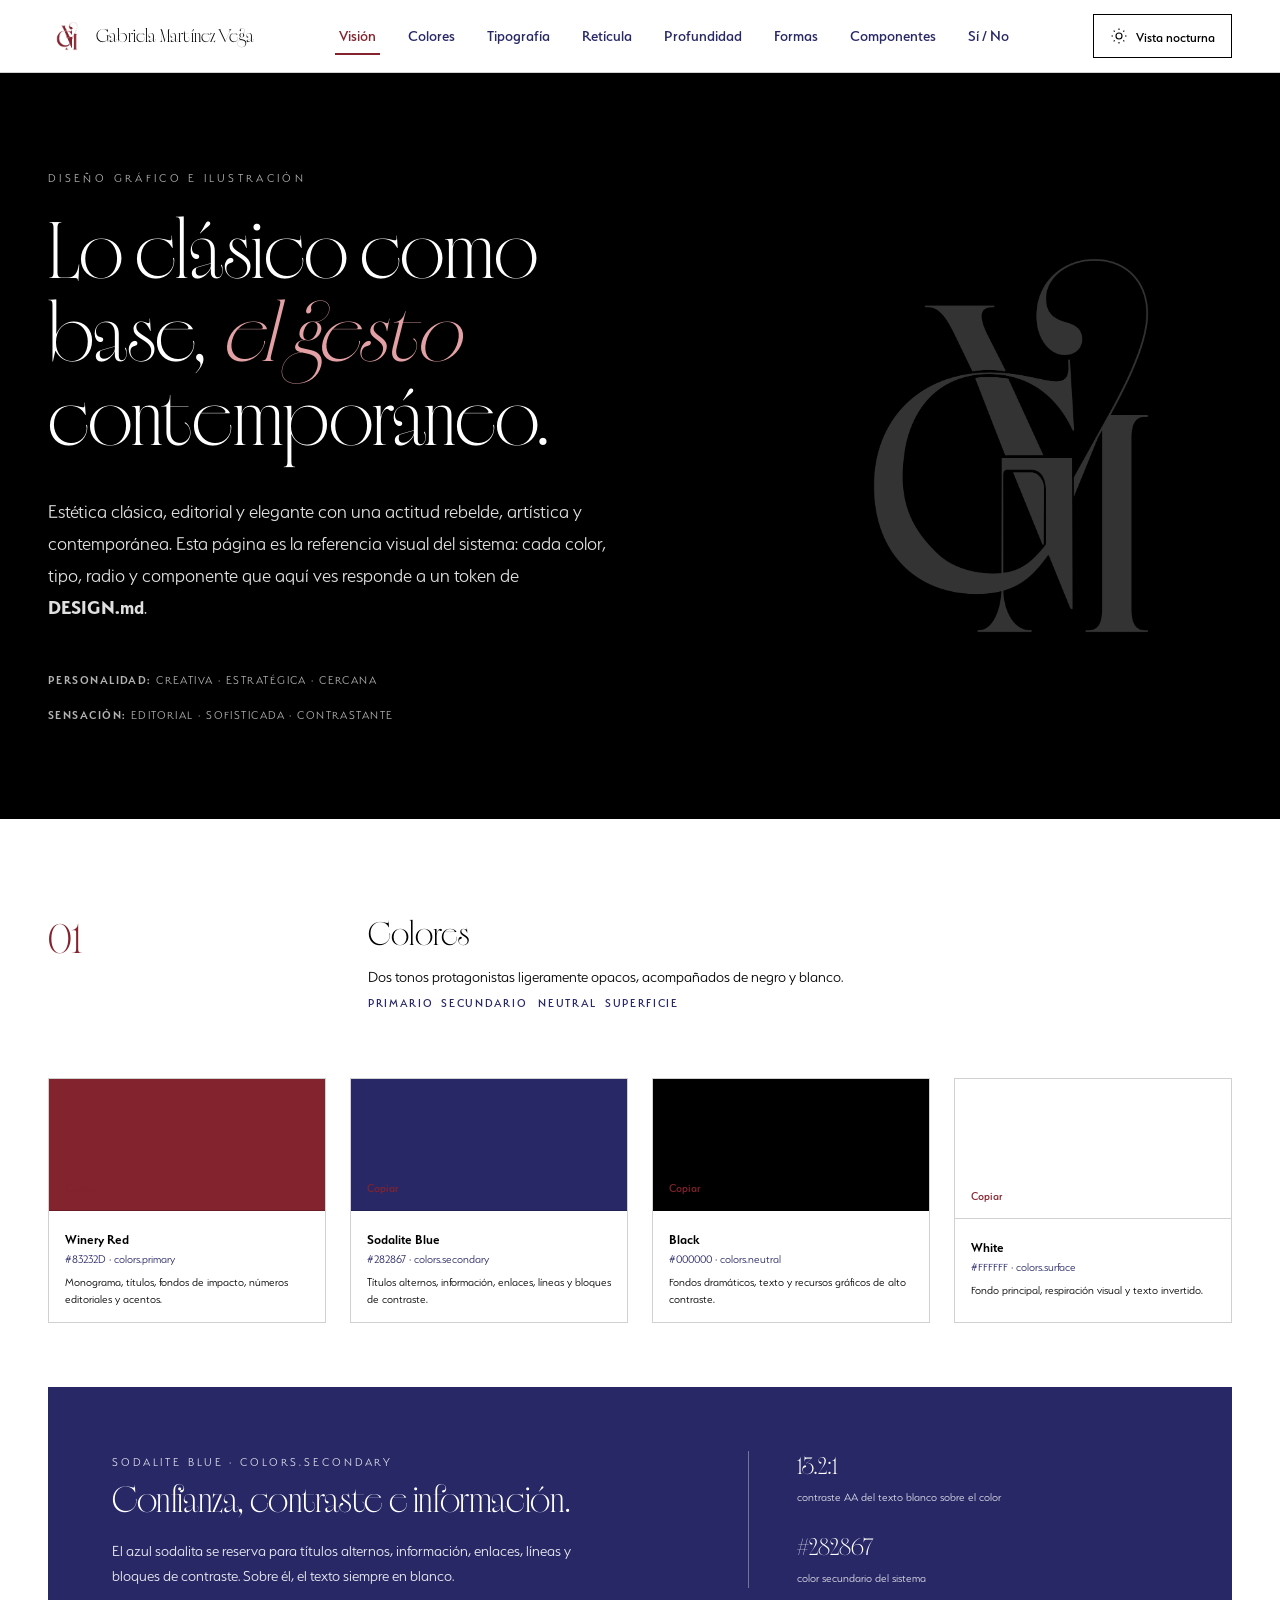
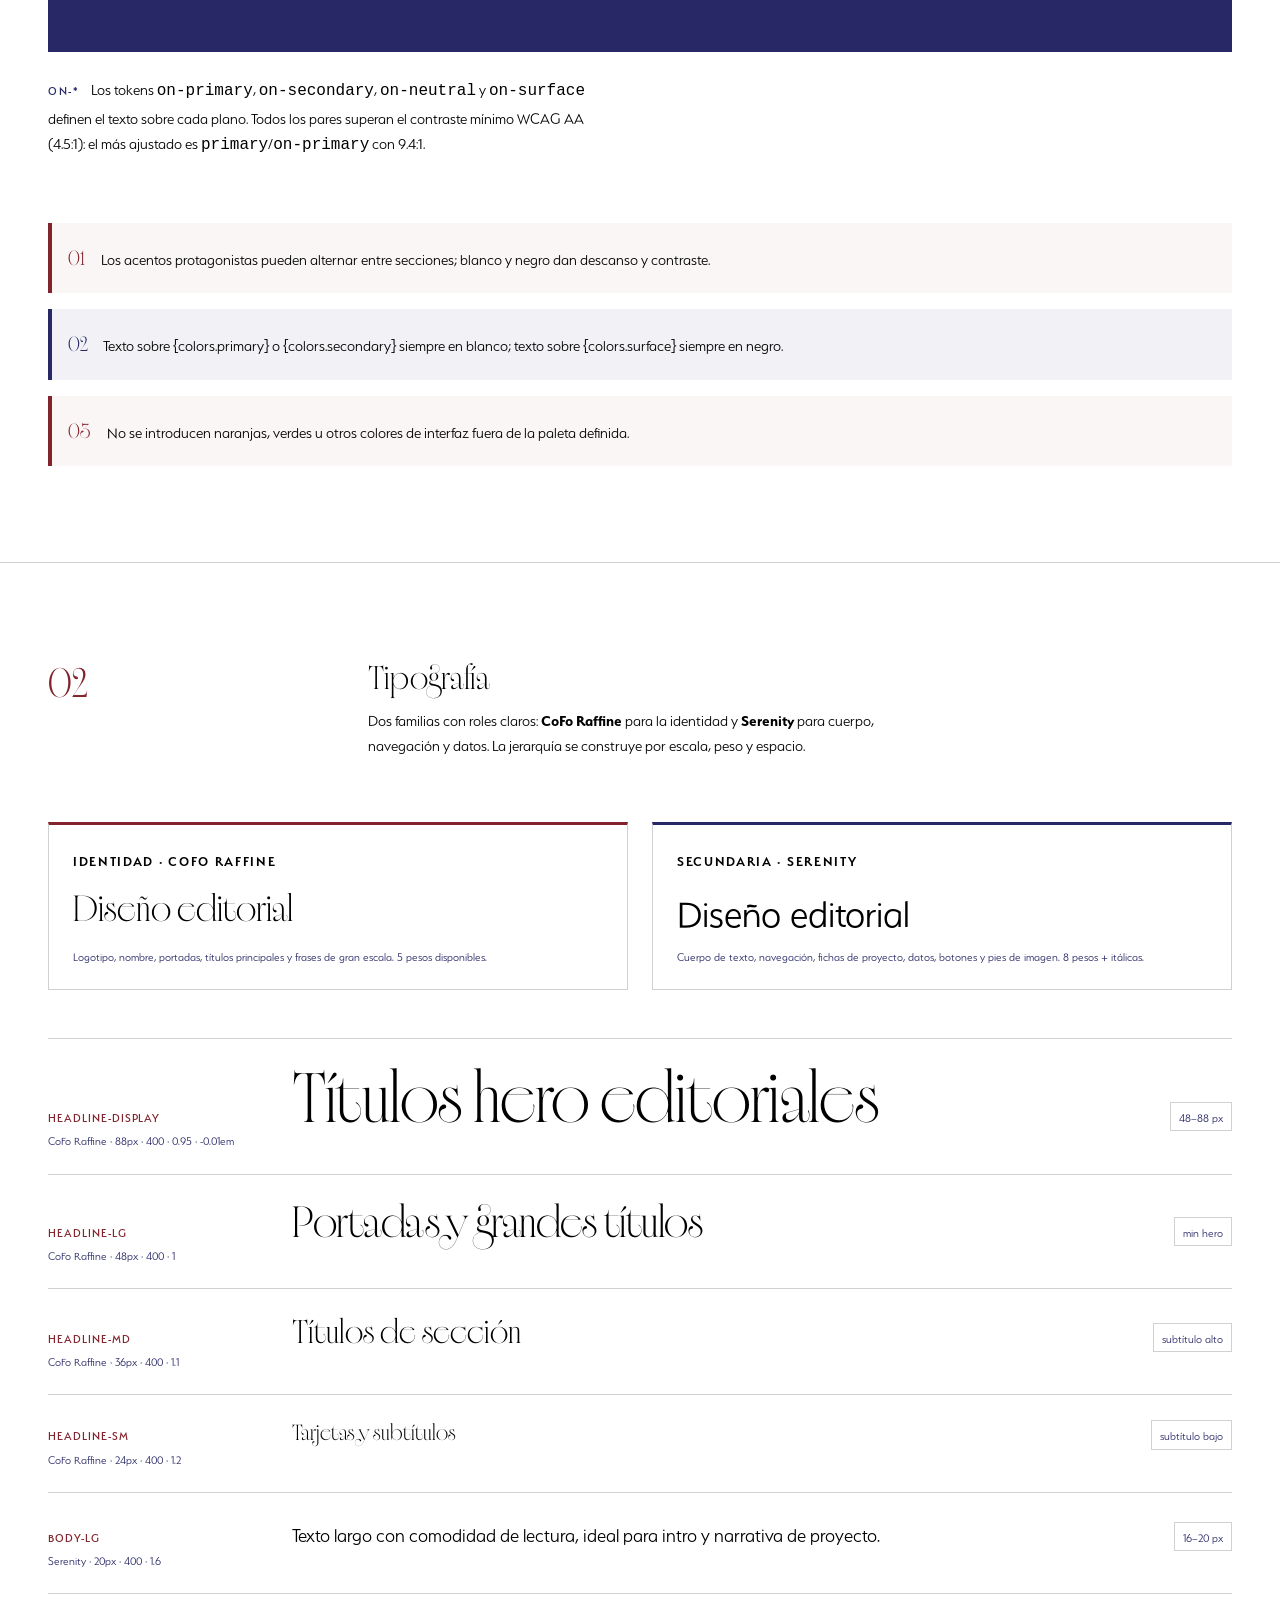
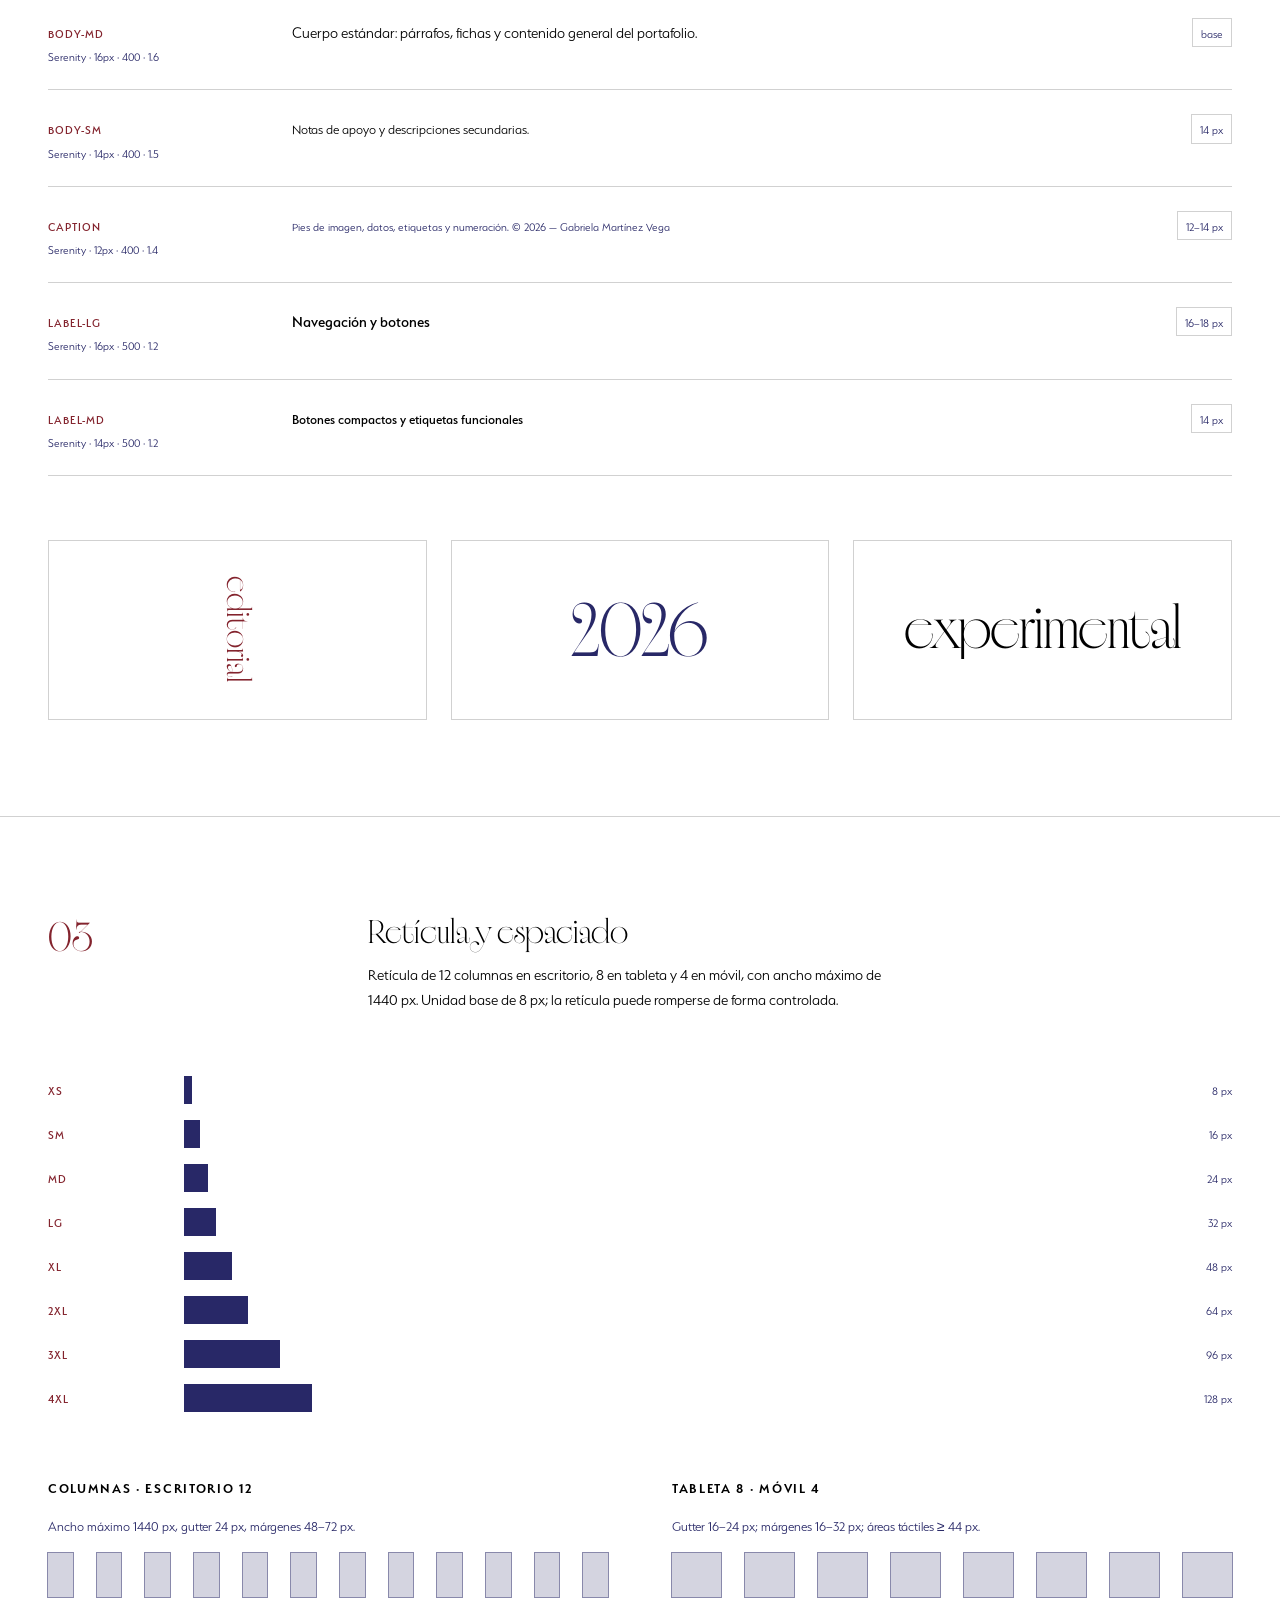
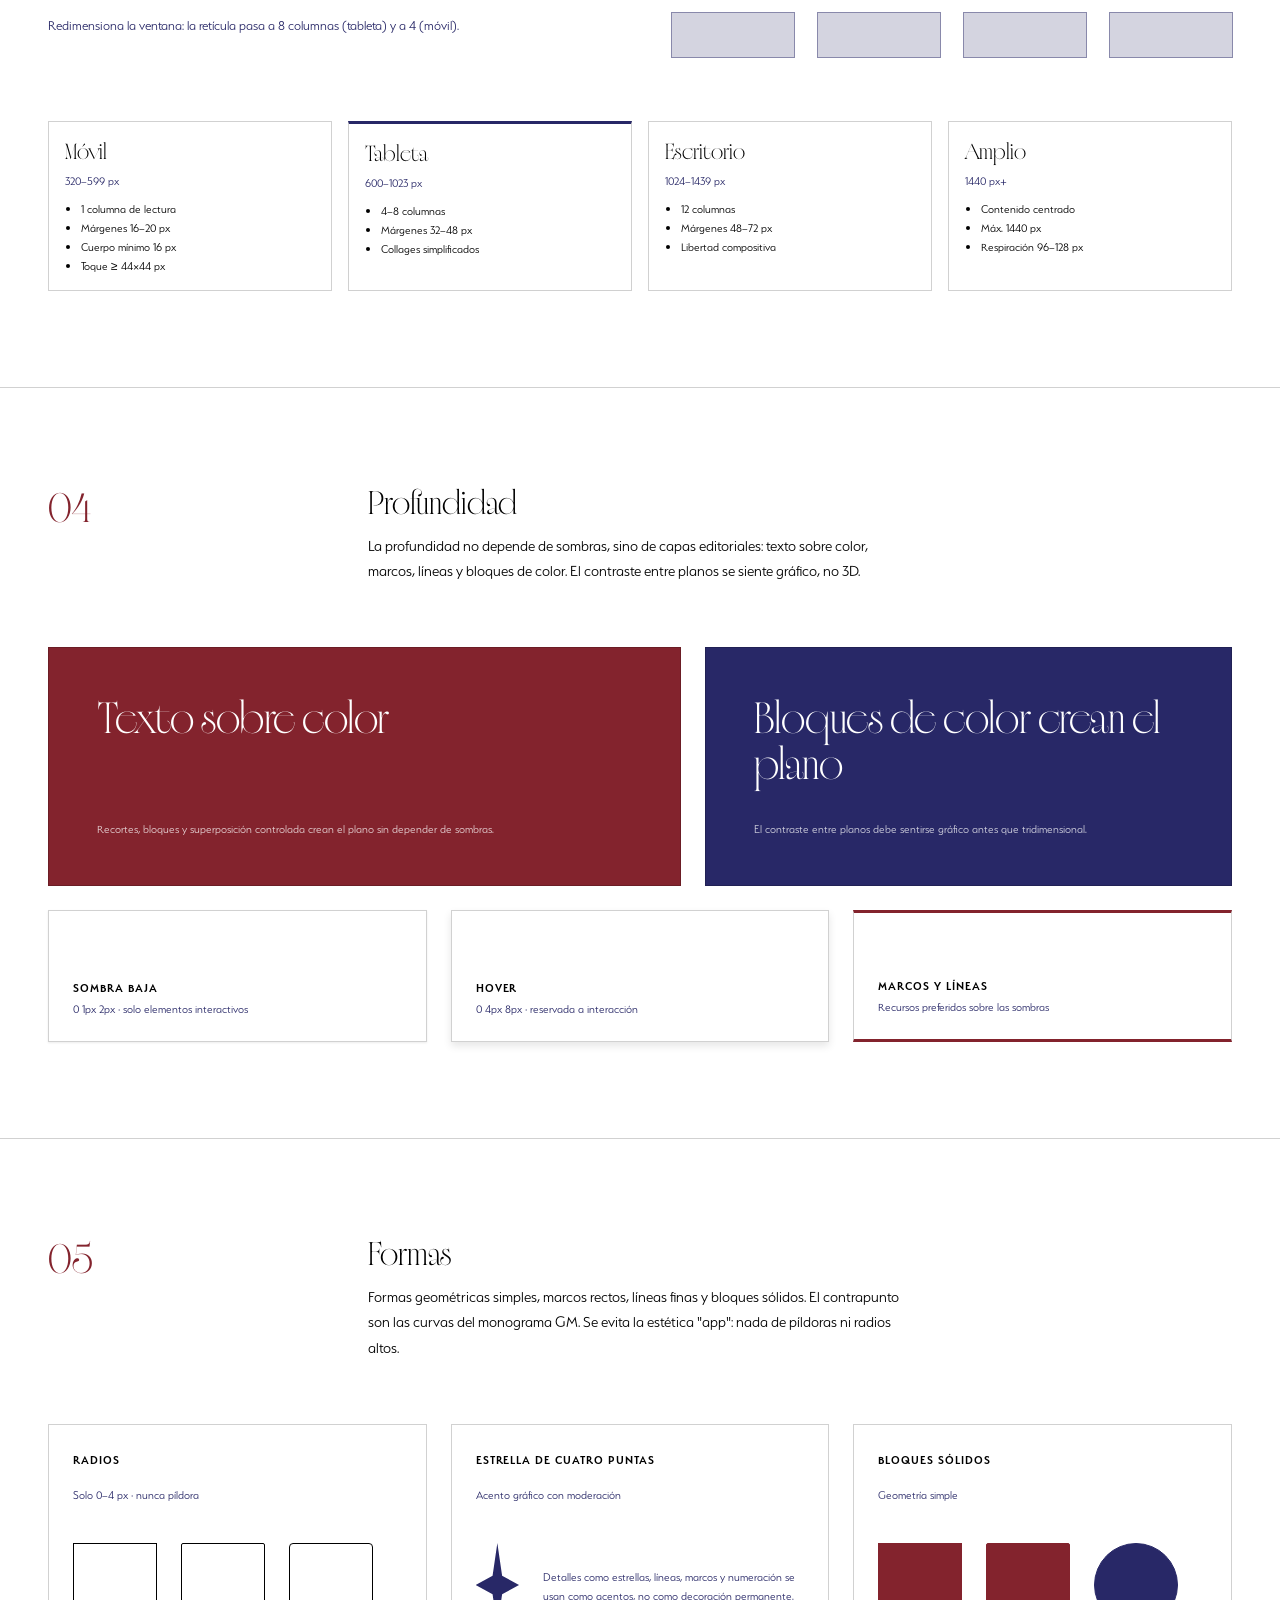
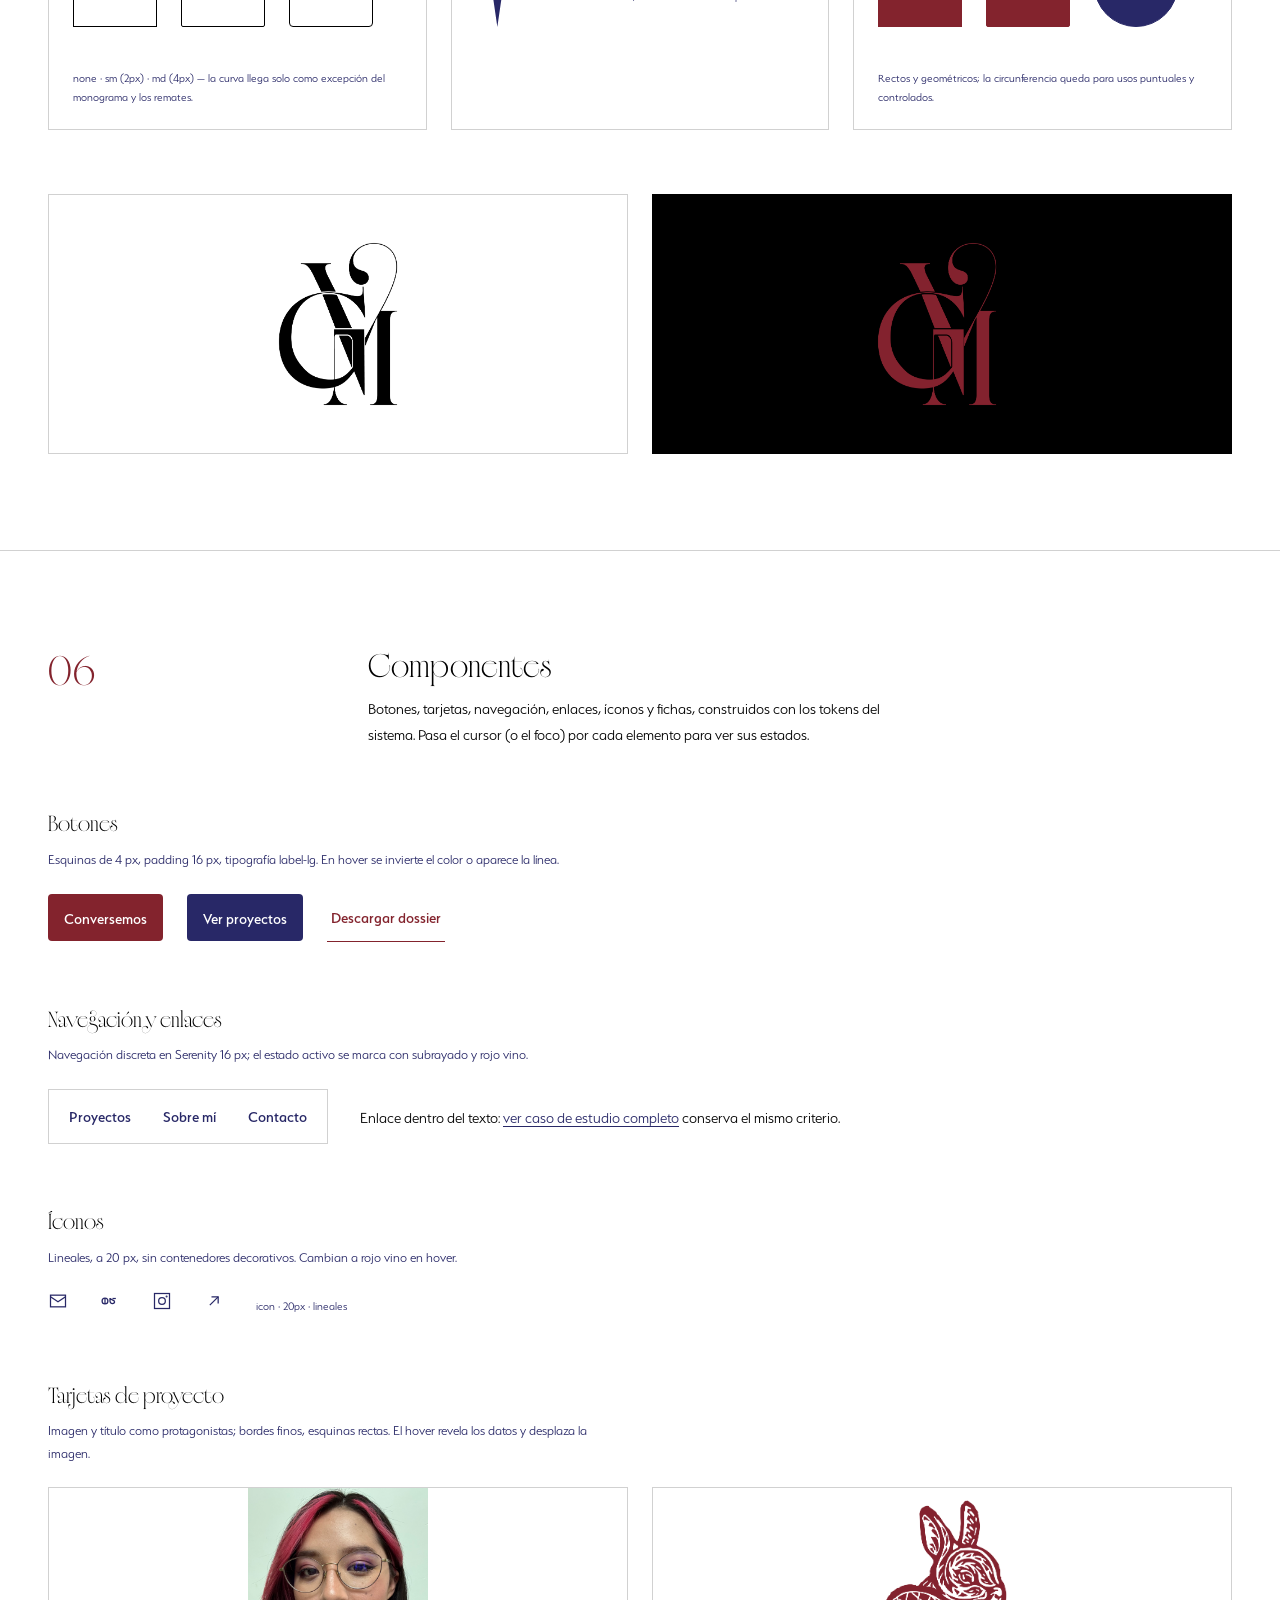
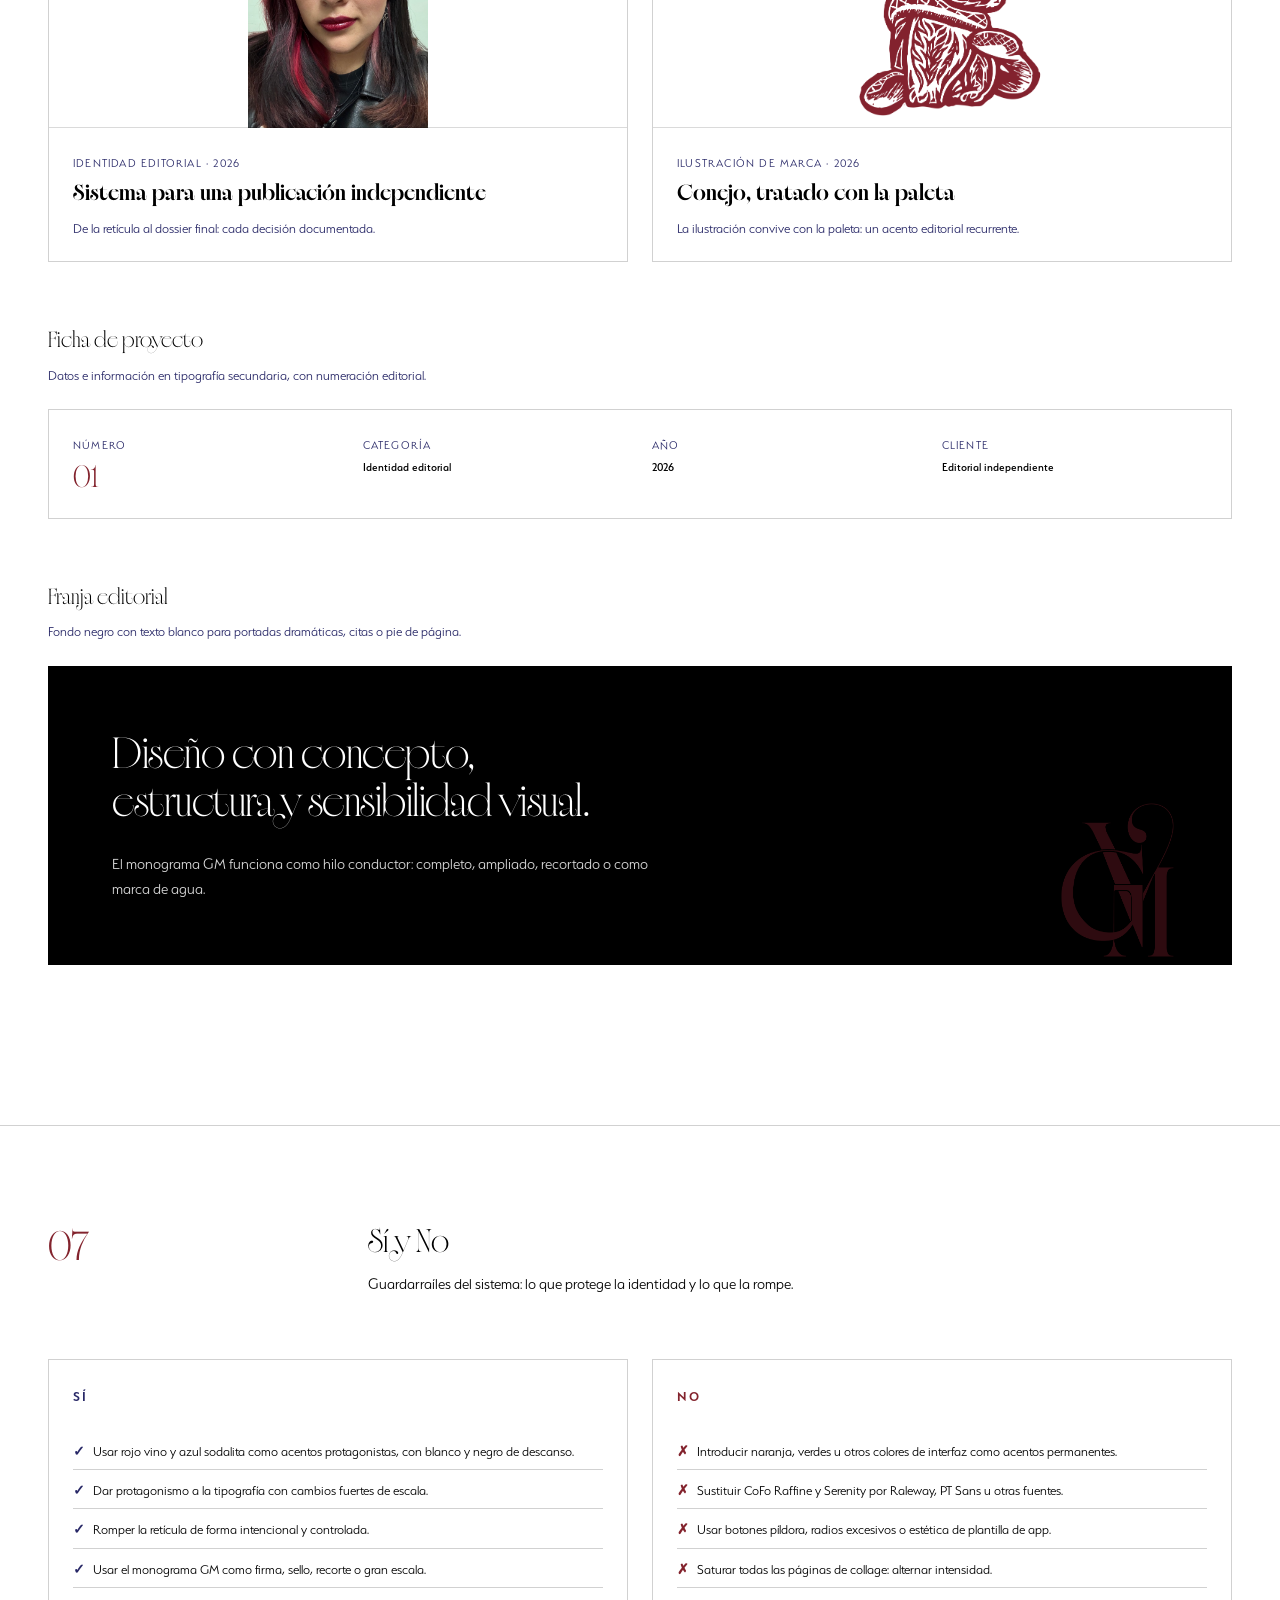
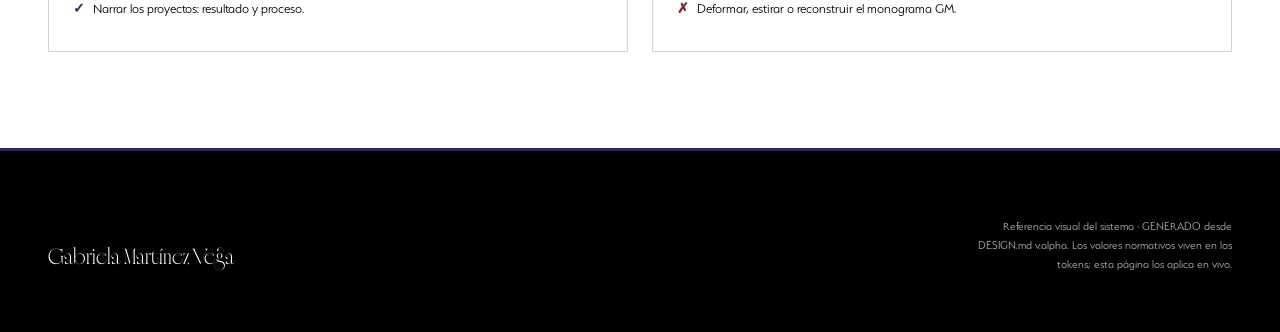
<file: design.html>
<!DOCTYPE html>
<html lang="es" data-theme="light">
<head>
<meta charset="UTF-8">
<meta name="viewport" content="width=device-width, initial-scale=1.0">
<title>Gabriela Martínez Vega · Diseño Gráfico e Ilustración</title>
<meta name="description" content="Sistema de diseño de Gabriela Martínez Vega, Diseño Gráfico e Ilustración: colores, tipografía, retícula, formas y componentes.">
<style>
/* ============================================================
   DESIGN TOKENS — espejo fiel de DESIGN.md
   ============================================================ */
:root {
  /* colors */
  --color-primary: #83232D;
  --color-secondary: #282867;
  --color-neutral: #000000;
  --color-surface: #FFFFFF;
  --color-on-surface: #000000;
  --color-on-primary: #FFFFFF;
  --color-on-secondary: #FFFFFF;
  --color-on-neutral: #FFFFFF;

  /* typography */
  --font-display: 'CoFo Raffine', 'Times New Roman', serif;
  --font-body: 'Serenity', 'Helvetica Neue', sans-serif;

  /* rounded */
  --radius-none: 0px;
  --radius-sm: 2px;
  --radius-md: 4px;

  /* spacing */
  --space-base: 8px;
  --space-xs: 8px;
  --space-sm: 16px;
  --space-md: 24px;
  --space-lg: 32px;
  --space-xl: 48px;
  --space-2xl: 64px;
  --space-3xl: 96px;
  --space-4xl: 128px;
  --space-gutter-desktop: 24px;
  --space-gutter-mobile: 16px;
  --space-margin-desktop: 48px;
  --space-margin-desktop-wide: 72px;
  --space-margin-tablet: 32px;
  --space-margin-mobile: 16px;
  --space-max-width: 1440px;
  --space-touch-target: 44px;

  /* elevation (propuesta discreta, solo interactivos) */
  --shadow-low: 0 1px 2px rgba(0, 0, 0, 0.08);
  --shadow-hover: 0 4px 8px rgba(0, 0, 0, 0.10);

  /* formas y líneas */
  --border-thin: 1px solid rgba(0, 0, 0, 0.18);
  --border-thin-on-dark: 1px solid rgba(255, 255, 255, 0.25);

  /* tintes para texto sobre plano neutro (reservados a la vista nocturna) */
  --color-primary-soft: var(--color-primary);
  --color-secondary-soft: var(--color-secondary);

  color-scheme: light;
}

/* ============================================================
   VISTA NOCTURNA / DE DÍA
   ============================================================ */
[data-theme="dark"] {
  color-scheme: dark;
  --color-surface: #0A0A0A;
  --color-on-surface: #FFFFFF;
  --color-neutral: #000000;
  --color-on-neutral: #FFFFFF;
  --border-thin: 1px solid rgba(255, 255, 255, 0.22);
  --border-thin-on-dark: 1px solid rgba(255, 255, 255, 0.35);
  --shadow-low: 0 1px 2px rgba(0, 0, 0, 0.55);
  --shadow-hover: 0 4px 8px rgba(0, 0, 0, 0.65);
  --color-primary-soft: #E0A0A7;
  --color-secondary-soft: #A6AAE8;
}

/* legibilidad de acentos sobre el plano neutro en vista nocturna */
[data-theme="dark"] .section-num,
[data-theme="dark"] .token-name,
[data-theme="dark"] .rule-mark,
[data-theme="dark"] .space-name,
[data-theme="dark"] .copy-hint,
[data-theme="dark"] .btn-ghost,
[data-theme="dark"] .dos-col.no h3,
[data-theme="dark"] .dos-col.no .dos-mark,
[data-theme="dark"] .fiche .f-num { color: var(--color-primary-soft); }

[data-theme="dark"] .type-tag,
[data-theme="dark"] .swatch-info .value,
[data-theme="dark"] .type-label .token-spec,
[data-theme="dark"] .space-value,
[data-theme="dark"] .card-meta,
[data-theme="dark"] .card-phrase,
[data-theme="dark"] .depth-mini .desc,
[data-theme="dark"] .bp-range,
[data-theme="dark"] .layout-block p,
[data-theme="dark"] .comp-block > p,
[data-theme="dark"] .fiche .f-label,
[data-theme="dark"] .family-card .usage,
[data-theme="dark"] .shape-spec,
[data-theme="dark"] .icon-label,
[data-theme="dark"] .dos-col.si h3,
[data-theme="dark"] .dos-col.si .dos-mark { color: var(--color-secondary-soft); }

[data-theme="dark"] .main-nav a { color: var(--color-secondary-soft); }
[data-theme="dark"] .main-nav a:hover { color: var(--color-primary-soft); }
[data-theme="dark"] .main-nav a.is-active { color: var(--color-primary-soft); border-bottom-color: var(--color-primary-soft); }
[data-theme="dark"] .text-link { color: var(--color-secondary-soft); }
[data-theme="dark"] .text-link:hover { color: var(--color-primary-soft); }
[data-theme="dark"] .rule-chip { background: rgba(224, 160, 167, 0.08); border-left-color: var(--color-primary-soft); }
[data-theme="dark"] .rule-chip:nth-child(even) { background: rgba(166, 170, 232, 0.08); border-left-color: var(--color-secondary-soft); }
[data-theme="dark"] .rule-chip:nth-child(even) .rule-mark { color: var(--color-secondary-soft); }
[data-theme="dark"] .grid-demo .col { background: rgba(166, 170, 232, 0.16); outline-color: rgba(166, 170, 232, 0.5); }
[data-theme="dark"] .hero { border-bottom: 1px solid var(--border-thin); }
[data-theme="dark"] .band-demo { border: 1px solid var(--border-thin); }
[data-theme="dark"] .mono-panel { background: #FFFFFF; }
[data-theme="dark"] .mono-panel.dark { background: #000000; }
[data-theme="dark"] .device .vertical-word { color: var(--color-primary-soft); }
[data-theme="dark"] .device .big-number { color: var(--color-secondary-soft); }
[data-theme="dark"] .theme-toggle:hover { border-color: var(--color-primary-soft); color: var(--color-primary-soft); }

/* ============================================================
   FONT-FACE — fuentes locales del proyecto
   ============================================================ */
@font-face {
  font-family: 'CoFo Raffine';
  src: url('fonts/raffine/CoFo-Raffine-Thin.woff2') format('woff2');
  font-weight: 100; font-style: normal; font-display: swap;
}
@font-face {
  font-family: 'CoFo Raffine';
  src: url('fonts/raffine/CoFo-Raffine-Light.woff2') format('woff2');
  font-weight: 300; font-style: normal; font-display: swap;
}
@font-face {
  font-family: 'CoFo Raffine';
  src: url('fonts/raffine/CoFo-Raffine-Regular.woff2') format('woff2');
  font-weight: 400; font-style: normal; font-display: swap;
}
@font-face {
  font-family: 'CoFo Raffine';
  src: url('fonts/raffine/CoFo-Raffine-Medium.woff2') format('woff2');
  font-weight: 500; font-style: normal; font-display: swap;
}
@font-face {
  font-family: 'CoFo Raffine';
  src: url('fonts/raffine/CoFo-Raffine-Bold.woff2') format('woff2');
  font-weight: 700; font-style: normal; font-display: swap;
}
@font-face {
  font-family: 'Serenity';
  src: url('fonts/serenity/Serenity-Thin.woff2') format('woff2');
  font-weight: 100; font-style: normal; font-display: swap;
}
@font-face {
  font-family: 'Serenity';
  src: url('fonts/serenity/Serenity-Light.woff2') format('woff2');
  font-weight: 300; font-style: normal; font-display: swap;
}
@font-face {
  font-family: 'Serenity';
  src: url('fonts/serenity/Serenity-Light.woff2') format('woff2');
  font-weight: 400; font-style: normal; font-display: swap;
}
@font-face {
  font-family: 'Serenity';
  src: url('fonts/serenity/Serenity-Medium.woff2') format('woff2');
  font-weight: 500; font-style: normal; font-display: swap;
}
@font-face {
  font-family: 'Serenity';
  src: url('fonts/serenity/Serenity-DemiBold.woff2') format('woff2');
  font-weight: 600; font-style: normal; font-display: swap;
}
@font-face {
  font-family: 'Serenity';
  src: url('fonts/serenity/Serenity-Bold.woff2') format('woff2');
  font-weight: 700; font-style: normal; font-display: swap;
}
@font-face {
  font-family: 'Serenity';
  src: url('fonts/serenity/Serenity-Heavy.woff2') format('woff2');
  font-weight: 900; font-style: normal; font-display: swap;
}

/* ============================================================
   BASE — tipografía body-md
   ============================================================ */
* { box-sizing: border-box; }

html { scroll-behavior: smooth; }

body {
  margin: 0;
  background: var(--color-surface);
  color: var(--color-on-surface);
  font-family: var(--font-body);
  font-size: 16px;                /* body-md */
  line-height: 1.6;               /* body-md */
  -webkit-font-smoothing: antialiased;
  text-rendering: optimizeLegibility;
}

img { max-width: 100%; display: block; }
a { color: var(--color-secondary); }
a:hover { color: var(--color-primary); }

h1, h2, h3, h4, p { margin: 0; }

:focus-visible {
  outline: 2px solid var(--color-primary);
  outline-offset: 2px;
}

.skip-link {
  position: absolute;
  left: -9999px;
  top: 0;
  z-index: 100;
  background: var(--color-primary);
  color: var(--color-on-primary);
  padding: 12px 20px;
  font-family: var(--font-body);
  font-size: 16px;
  font-weight: 500;
  text-decoration: none;
}
.skip-link:focus { left: 16px; top: 16px; }

.container {
  max-width: var(--space-max-width);
  margin: 0 auto;
  padding-left: var(--space-margin-desktop);
  padding-right: var(--space-margin-desktop);
}

/* ============================================================
   CABECERA — navegación (nav-link / nav-link-active)
   ============================================================ */
.site-header {
  position: sticky;
  top: 0;
  z-index: 50;
  background: var(--color-surface);
  border-bottom: var(--border-thin);
}

.header-inner {
  display: flex;
  align-items: center;
  justify-content: space-between;
  gap: var(--space-md);
  min-height: 72px;
}

.brand {
  display: flex;
  align-items: center;
  gap: var(--space-xs);
  text-decoration: none;
  color: var(--color-on-surface);
}
.brand img {
  width: 40px;
  height: 40px;
  object-fit: contain;
}
.brand-text {
  font-family: var(--font-display);
  font-size: clamp(15px, 2.2vw, 20px);
  line-height: 1.1;
  letter-spacing: 0.01em;
  white-space: nowrap;
}

.main-nav ul {
  display: flex;
  flex-wrap: wrap;
  gap: var(--space-md);
  list-style: none;
  margin: 0;
  padding: 0;
}
.main-nav a {
  display: inline-block;
  padding: var(--space-xs) 4px;
  font-family: var(--font-body);
  font-size: 16px;                /* label-lg */
  font-weight: 500;               /* label-lg */
  line-height: 1.2;               /* label-lg */
  color: var(--color-secondary);  /* nav-link */
  text-decoration: none;
  border-bottom: 2px solid transparent;
}
.main-nav a:hover { color: var(--color-primary); }
.main-nav a.is-active {
  color: var(--color-primary);    /* nav-link-active */
  border-bottom-color: var(--color-primary);
}

/* conmutador vista nocturna / de día */
.theme-toggle {
  display: inline-flex;
  align-items: center;
  gap: 8px;
  flex-shrink: 0;
  background: var(--color-surface);
  color: var(--color-on-surface);
  border: 1px solid var(--color-on-surface);
  border-radius: var(--radius-none);
  min-height: var(--space-touch-target);
  padding: 8px 16px;
  font-family: var(--font-body);
  font-size: 14px;                          /* label-md */
  font-weight: 500;
  line-height: 1.2;
  cursor: pointer;
  transition: color 0.18s ease, border-color 0.18s ease;
}
.theme-toggle:hover { border-color: var(--color-primary); color: var(--color-primary); }
.theme-toggle svg { width: 18px; height: 18px; }
[data-theme="light"] .theme-toggle .icon-moon,
[data-theme="dark"] .theme-toggle .icon-sun { display: none; }

/* ============================================================
   HERO — franja editorial (band-neutral)
   ============================================================ */
.hero {
  background: var(--color-neutral);        /* band-neutral */
  color: var(--color-on-neutral);
  padding-top: var(--space-3xl);
  padding-bottom: var(--space-3xl);
  overflow: hidden;
  position: relative;
}

.hero::after {
  content: "";
  position: absolute;
  inset: 0;
  background-image: url('logo/mono_blanco.png');
  background-size: 42%;
  background-repeat: no-repeat;
  background-position: right center;
  opacity: 0.2;
  pointer-events: none;
}

.hero-grid {
  display: grid;
  grid-template-columns: 7fr 5fr;
  gap: var(--space-2xl);
  align-items: end;
  position: relative;
  z-index: 1;
}

.hero-kicker {
  font-family: var(--font-body);
  font-size: 12px;                          /* caption */
  font-weight: 400;
  line-height: 1.4;
  letter-spacing: 0.28em;
  text-transform: uppercase;
  color: var(--color-on-neutral);
  opacity: 0.7;
  margin-bottom: var(--space-md);
}

.hero h1 {
  font-family: var(--font-display);         /* headline-display */
  font-size: clamp(48px, 8vw, 88px);
  font-weight: 400;
  line-height: 0.95;
  letter-spacing: -0.01em;
  margin-bottom: var(--space-lg);
  max-width: 14ch;
}

.hero h1 em {
  font-style: italic;
  color: #E3A1A6;  /* reservado: solo sobre fondo neutro */
}

.hero-lede {
  font-family: var(--font-body);
  font-size: 20px;                          /* body-lg */
  line-height: 1.6;
  max-width: 52ch;
  opacity: 0.88;
}

.hero-meta {
  display: flex;
  flex-wrap: wrap;
  gap: var(--space-sm) var(--space-lg);
  margin-top: var(--space-xl);
  font-family: var(--font-body);
  font-size: 12px;                          /* caption */
  letter-spacing: 0.12em;
  text-transform: uppercase;
  opacity: 0.7;
}
.hero-meta strong { font-weight: 600; }

/* ============================================================
   SECCIONES GENERALES
   ============================================================ */
.section {
  padding-top: var(--space-3xl);
  padding-bottom: var(--space-3xl);
  border-bottom: var(--border-thin);
}

.section-head {
  display: grid;
  grid-template-columns: 1fr 3fr;
  gap: var(--space-lg);
  align-items: start;
  margin-bottom: var(--space-2xl);
}

.section-num {
  font-family: var(--font-display);
  font-size: 48px;                          /* headline-lg */
  line-height: 1;
  color: var(--color-primary);              /* números editoriales */
}

.section-title {
  font-family: var(--font-display);
  font-size: 36px;                          /* headline-md */
  font-weight: 400;
  line-height: 1.1;
}

.section-intro {
  font-family: var(--font-body);
  font-size: 16px;
  line-height: 1.6;
  max-width: 60ch;
  margin-top: var(--space-xs);
}

.section-intro .caption-tag {
  display: inline-block;
  margin-right: var(--space-xs);
  font-size: 12px;
  font-weight: 500;
  letter-spacing: 0.14em;
  text-transform: uppercase;
  color: var(--color-secondary);
}

/* ============================================================
   COLORS — paleta y roles
   ============================================================ */
.swatches {
  display: grid;
  grid-template-columns: repeat(4, 1fr);
  gap: var(--space-md);
}

.swatch {
  border: var(--border-thin);
  border-radius: var(--radius-none);
  background: var(--color-surface);
  padding: 0;
  text-align: left;
  font-family: var(--font-body);
  cursor: pointer;
}

.swatch-color {
  min-height: 132px;
  display: flex;
  flex-direction: column;
  justify-content: flex-end;
  padding: var(--space-sm);
  border-bottom: var(--border-thin);
}

.swatch-info {
  padding: var(--space-sm);
}

.swatch-info .name {
  font-size: 14px;                          /* body-sm */
  font-weight: 600;
  line-height: 1.5;
}
.swatch-info .value {
  font-size: 12px;                          /* caption */
  color: var(--color-secondary);
  margin-top: 2px;
}
.swatch-info .role {
  font-size: 12px;                          /* caption */
  line-height: 1.4;
  margin-top: var(--space-xs);
}

.copy-hint {
  display: inline-block;
  margin-top: var(--space-xs);
  font-size: 12px;
  font-weight: 500;
  color: var(--color-primary);
}
.swatch[data-copied="true"] .copy-hint::before { content: "Copiado ✓  "; }

/* chips de reglas */
.rules {
  margin-top: var(--space-2xl);
  display: grid;
  gap: var(--space-sm);
}
.rule-chip {
  display: flex;
  gap: var(--space-sm);
  align-items: baseline;
  padding: var(--space-sm);
  border-left: 4px solid var(--color-primary);
  background: rgba(131, 35, 45, 0.04);
  font-size: 16px;
  line-height: 1.6;
}
.rule-chip .rule-mark {
  font-family: var(--font-display);
  font-size: 24px;                          /* headline-sm */
  color: var(--color-primary);
  flex: 0 0 auto;
}
.rule-chip:nth-child(even) {
  border-left-color: var(--color-secondary);
  background: rgba(40, 40, 103, 0.06);
}
.rule-chip:nth-child(even) .rule-mark { color: var(--color-secondary); }

/* banda de rol del color secundario */
.blue-band {
  margin-top: var(--space-2xl);
  display: grid;
  grid-template-columns: 1.4fr 1fr;
  gap: var(--space-xl);
  background: var(--color-secondary);
  color: var(--color-on-secondary);
  border-radius: var(--radius-none);
  padding: var(--space-2xl);
}
.blue-band .band-kicker {
  font-family: var(--font-body);
  font-size: 12px;
  letter-spacing: 0.24em;
  text-transform: uppercase;
  opacity: 0.85;
  margin-bottom: var(--space-xs);
}
.blue-band .band-title {
  font-family: var(--font-display);
  font-size: clamp(28px, 3.4vw, 40px);
  font-weight: 400;
  line-height: 1.05;
  letter-spacing: -0.01em;
  margin-bottom: var(--space-sm);
}
.blue-band .band-body {
  font-size: 16px;
  line-height: 1.6;
  opacity: 0.92;
  max-width: 56ch;
}
.band-stats {
  display: grid;
  gap: var(--space-md);
  align-content: center;
  border-left: 1px solid rgba(255, 255, 255, 0.35);
  padding-left: var(--space-xl);
}
.band-stats .stat strong {
  font-family: var(--font-display);
  font-size: 28px;
  font-weight: 400;
  line-height: 1.1;
  display: block;
}
.band-stats .stat span {
  font-size: 12px;
  opacity: 0.85;
  line-height: 1.5;
}

/* ============================================================
   TYPOGRAPHY — escala tipográfica
   ============================================================ */
.type-family-card {
  display: grid;
  grid-template-columns: 1fr 1fr;
  gap: var(--space-md);
  margin-bottom: var(--space-xl);
}
.family-card {
  border: var(--border-thin);
  border-top: 3px solid var(--color-primary);
  padding: var(--space-md);
}
.family-card:nth-child(2) { border-top-color: var(--color-secondary); }
.family-card h3 {
  font-size: 14px;
  font-weight: 600;
  text-transform: uppercase;
  letter-spacing: 0.12em;
  margin-bottom: var(--space-xs);
}
.family-card .sample {
  font-size: 40px;
  line-height: 1.1;
  margin-top: var(--space-sm);
}
.family-card .usage {
  font-size: 12px;
  color: var(--color-secondary);
  line-height: 1.5;
  margin-top: var(--space-sm);
}

.type-row {
  display: grid;
  grid-template-columns: 220px 1fr auto;
  gap: var(--space-md);
  align-items: baseline;
  padding: var(--space-md) 0;
  border-bottom: var(--border-thin);
}
.type-row:first-of-type { border-top: var(--border-thin); }

.type-label .token-name {
  font-family: var(--font-body);
  font-size: 12px;
  font-weight: 500;
  letter-spacing: 0.08em;
  text-transform: uppercase;
  color: var(--color-primary);
}
.type-label .token-spec {
  font-family: var(--font-body);
  font-size: 12px;
  color: var(--color-secondary);
  margin-top: 4px;
}

.type-sample { min-width: 0; }

.type-row .t-headline-display {
  font-family: var(--font-display);
  font-size: clamp(40px, 6vw, 88px);
  font-weight: 400;
  line-height: 0.95;
  letter-spacing: -0.01em;
}
.type-row .t-headline-lg {
  font-family: var(--font-display);
  font-size: 48px;
  font-weight: 400;
  line-height: 1;
  letter-spacing: -0.01em;
}
.type-row .t-headline-md {
  font-family: var(--font-display);
  font-size: 36px;
  font-weight: 400;
  line-height: 1.1;
}
.type-row .t-headline-sm {
  font-family: var(--font-display);
  font-size: 24px;
  font-weight: 400;
  line-height: 1.2;
}
.type-row .t-body-lg {
  font-family: var(--font-body);
  font-size: 20px;
  font-weight: 400;
  line-height: 1.6;
}
.type-row .t-body-md {
  font-family: var(--font-body);
  font-size: 16px;
  font-weight: 400;
  line-height: 1.6;
}
.type-row .t-body-sm {
  font-family: var(--font-body);
  font-size: 14px;
  font-weight: 400;
  line-height: 1.5;
}
.type-row .t-caption {
  font-family: var(--font-body);
  font-size: 12px;
  font-weight: 400;
  line-height: 1.4;
  color: var(--color-secondary);
}
.type-row .t-label-lg {
  font-family: var(--font-body);
  font-size: 16px;
  font-weight: 500;
  line-height: 1.2;
}
.type-row .t-label-md {
  font-family: var(--font-body);
  font-size: 14px;
  font-weight: 500;
  line-height: 1.2;
}

.type-tag {
  font-family: var(--font-body);
  font-size: 12px;
  white-space: nowrap;
  color: var(--color-secondary);
  border: var(--border-thin);
  padding: 4px 8px;
}

/* recursos editoriales tipográficos */
.type-devices {
  display: grid;
  grid-template-columns: 1fr 1fr 1fr;
  gap: var(--space-md);
  margin-top: var(--space-2xl);
}
.device {
  border: var(--border-thin);
  padding: var(--space-md);
  min-height: 180px;
  display: flex;
  align-items: center;
  justify-content: center;
}
.device .vertical-word {
  font-family: var(--font-display);
  font-size: 36px;
  writing-mode: vertical-rl;
  color: var(--color-primary);
}
.device .big-number {
  font-family: var(--font-display);
  font-size: 88px;
  line-height: 1;
  color: var(--color-secondary);
}
.device .clipped-word {
  font-family: var(--font-display);
  font-size: 64px;
  line-height: 0.9;
  letter-spacing: -0.02em;
  overflow: hidden;
}

/* ============================================================
   LAYOUT & SPACING
   ============================================================ */
.space-scale {
  display: grid;
  gap: var(--space-sm);
}
.space-item {
  display: grid;
  grid-template-columns: 120px 1fr auto;
  gap: var(--space-sm);
  align-items: center;
}
.space-name {
  font-family: var(--font-body);
  font-size: 12px;
  font-weight: 500;
  text-transform: uppercase;
  letter-spacing: 0.08em;
  color: var(--color-primary);
}
.space-bar {
  height: 28px;
  background: var(--color-secondary);
  min-width: 4px;
}
.space-value {
  font-family: var(--font-body);
  font-size: 12px;
  color: var(--color-secondary);
  white-space: nowrap;
}

.layout-demo {
  display: grid;
  grid-template-columns: 1fr 1fr;
  gap: var(--space-2xl);
  margin-top: var(--space-2xl);
}
.layout-block h3 {
  font-size: 14px;
  font-weight: 600;
  text-transform: uppercase;
  letter-spacing: 0.12em;
  margin-bottom: var(--space-sm);
}
.layout-block p {
  font-size: 14px;
  line-height: 1.6;
  color: var(--color-secondary);
  margin-bottom: var(--space-sm);
}

.grid-demo {
  display: grid;
  gap: var(--space-gutter-desktop);
}
.grid-demo .col {
  background: rgba(40, 40, 103, 0.2);
  height: 44px;
  outline: 1px solid rgba(40, 40, 103, 0.55);
}
.grid-demo-12 { grid-template-columns: repeat(12, 1fr); }
.grid-demo-8  { grid-template-columns: repeat(8, 1fr); }
.grid-demo-4  { grid-template-columns: repeat(4, 1fr); }

.breakpoints {
  display: grid;
  grid-template-columns: repeat(4, 1fr);
  gap: var(--space-sm);
  margin-top: var(--space-2xl);
}
.bp {
  border: var(--border-thin);
  padding: var(--space-sm);
}
.bp:nth-child(2) { border-top: 3px solid var(--color-secondary); }
.bp .bp-name {
  font-family: var(--font-display);
  font-size: 24px;
  line-height: 1.2;
}
.bp .bp-range {
  font-size: 12px;
  color: var(--color-secondary);
  margin-top: 4px;
}
.bp ul {
  margin: var(--space-xs) 0 0;
  padding-left: 16px;
  font-size: 12px;
  line-height: 1.6;
  color: var(--color-on-surface);
}

/* ============================================================
   ELEVATION & DEPTH
   ============================================================ */
.depth-grid {
  display: grid;
  grid-template-columns: 1.2fr 1fr;
  gap: var(--space-md);
}
.depth-panel.primary {
  background: var(--color-primary);
  color: var(--color-on-primary);
}

.depth-panel {
  border: var(--border-thin);
  background: var(--color-secondary);
  color: var(--color-on-secondary);
  padding: var(--space-xl);
  display: flex;
  flex-direction: column;
  justify-content: space-between;
  gap: var(--space-lg);
  border-radius: var(--radius-none);
}
.depth-panel .big {
  font-family: var(--font-display);
  font-size: 48px;
  line-height: 0.95;
  letter-spacing: -0.01em;
}
.depth-panel .note {
  font-size: 12px;
  opacity: 0.8;
  line-height: 1.5;
}

.depth-row {
  display: grid;
  grid-template-columns: 1fr 1fr 1fr;
  gap: var(--space-md);
  margin-top: var(--space-md);
}
.depth-mini {
  border: var(--border-thin);
  padding: var(--space-md);
  min-height: 132px;
  display: flex;
  flex-direction: column;
  justify-content: flex-end;
}
.depth-mini .label {
  font-size: 12px;
  font-weight: 600;
  text-transform: uppercase;
  letter-spacing: 0.08em;
}
.depth-mini .desc { font-size: 12px; color: var(--color-secondary); margin-top: 2px; }
.depth-mini.shadow-low { box-shadow: var(--shadow-low); }
.depth-mini.shadow-hover { box-shadow: var(--shadow-hover); }
.depth-mini.lines { border-top: 3px solid var(--color-primary); border-bottom: 3px solid var(--color-primary); box-shadow: none; }

/* ============================================================
   SHAPES
   ============================================================ */
.shapes-grid {
  display: grid;
  grid-template-columns: repeat(3, 1fr);
  gap: var(--space-md);
  align-items: stretch;
}
.shape-card {
  border: var(--border-thin);
  padding: var(--space-md);
  display: flex;
  flex-direction: column;
  gap: var(--space-sm);
}
.shape-card .shape-label {
  font-size: 12px;
  font-weight: 600;
  text-transform: uppercase;
  letter-spacing: 0.08em;
}
.shape-card .shape-spec {
  font-size: 12px;
  color: var(--color-secondary);
}
.shape-demo {
  display: flex;
  gap: var(--space-md);
  align-items: center;
  padding: var(--space-md) 0;
}
.shape-box {
  width: 84px;
  height: 84px;
  border: 1px solid var(--color-on-surface);
}
.shape-box.radius-none { border-radius: var(--radius-none); }
.shape-box.radius-sm { border-radius: var(--radius-sm); }
.shape-box.radius-md { border-radius: var(--radius-md); }
.shape-box.fill { background: var(--color-primary); border-color: var(--color-primary); }
.shape-box.curve { border-radius: 50%; }

.shape-star {
  width: 84px;
  height: 84px;
  background: var(--color-secondary);
  clip-path: polygon(50% 0%, 61% 39%, 100% 50%, 61% 61%, 50% 100%, 39% 61%, 0% 50%, 39% 39%);
}

.monogram-showcase {
  display: grid;
  grid-template-columns: 1fr 1fr;
  gap: var(--space-md);
  margin-top: var(--space-2xl);
}
.mono-panel {
  border: var(--border-thin);
  display: flex;
  align-items: center;
  justify-content: center;
  min-height: 260px;
  padding: var(--space-md);
  background: var(--color-surface);
}
.mono-panel.dark {
  background: var(--color-neutral);
}
.mono-panel img { max-height: 180px; object-fit: contain; }

/* ============================================================
   COMPONENTS
   ============================================================ */
.comp-block { margin-bottom: var(--space-2xl); }
.comp-block > h3 {
  font-family: var(--font-display);
  font-size: 24px;
  font-weight: 400;
  line-height: 1.2;
  margin-bottom: var(--space-xs);
}
.comp-block > p {
  font-size: 14px;
  color: var(--color-secondary);
  line-height: 1.6;
  max-width: 70ch;
  margin-bottom: var(--space-md);
}

/* botones — tokens del DESIGN.md */
.btn {
  font-family: var(--font-body);
  font-size: 16px;               /* label-lg */
  font-weight: 500;              /* label-lg */
  line-height: 1.2;              /* label-lg */
  display: inline-block;
  min-height: var(--space-touch-target);
  padding: 14px 16px;            /* padding 16px + centro */
  text-decoration: none;
  border: none;
  cursor: pointer;
  transition: background-color 0.18s ease, color 0.18s ease, transform 0.18s ease;
}
.btn-primary {
  background: var(--color-primary);   /* button-primary */
  color: var(--color-on-primary);
  border-radius: var(--radius-md);
}
.btn-primary:hover {
  background: var(--color-surface);   /* button-primary-hover */
  color: var(--color-primary);
  transform: translateY(2px);
}
.btn-secondary {
  background: var(--color-secondary); /* button-secondary */
  color: var(--color-on-secondary);
  border-radius: var(--radius-md);
}
.btn-secondary:hover {
  background: var(--color-surface);   /* button-secondary-hover */
  color: var(--color-secondary);
  transform: translateY(2px);
}
.btn-ghost {
  background: var(--color-surface);   /* button-ghost */
  color: var(--color-primary);
  border-radius: var(--radius-none);
  border-bottom: 1px solid currentColor;
  padding: 14px 4px;
}
.btn-ghost:hover {
  color: var(--color-secondary);
}

.btn-row {
  display: flex;
  flex-wrap: wrap;
  gap: var(--space-md);
  align-items: center;
}

/* enlaces */
.link-sample {
  font-family: var(--font-body);
  font-size: 16px;
  line-height: 1.6;
}
.text-link {
  color: var(--color-secondary);       /* text-link */
  text-decoration: underline;
  text-underline-offset: 3px;
}
.text-link:hover { color: var(--color-primary); }  /* text-link-hover */

/* íconos */
.icon-row {
  display: flex;
  flex-wrap: wrap;
  gap: var(--space-lg);
  align-items: center;
}
.icon-row svg {
  width: 20px;                          /* icon size */
  height: 20px;
  color: var(--color-secondary);        /* icon */
  transition: color 0.18s ease, transform 0.18s ease;
}
.icon-row a:hover svg { color: var(--color-primary); transform: translateY(-2px); } /* icon-hover */
.icon-label {
  font-size: 12px;
  color: var(--color-secondary);
}

/* tarjetas de proyecto */
.project-grid {
  display: grid;
  grid-template-columns: 1fr 1fr;
  gap: var(--space-md);
}
.project-card {
  position: relative;
  overflow: hidden;
  background: var(--color-surface);    /* card-project */
  color: var(--color-on-surface);
  border: var(--border-thin);
  border-radius: var(--radius-none);
  display: block;
  text-decoration: none;
  transition: box-shadow 0.18s ease;
}
.project-card:hover, .project-card:focus-visible {
  box-shadow: var(--shadow-hover);
}
.project-card .card-media {
  position: relative;
  overflow: hidden;
  background: var(--color-surface);
  height: 240px;
  display: flex;
  align-items: center;
  justify-content: center;
}
.project-card .card-media img {
  max-width: 100%;
  max-height: 100%;
  width: auto;
  height: auto;
  object-fit: contain;
  transition: transform 0.35s ease;
}
.project-card:hover .card-media img { transform: scale(1.03); }

.project-card .card-overlay {
  position: absolute;
  inset: auto 0 0 0;
  padding: var(--space-sm);
  background: rgba(0, 0, 0, 0.72);
  color: var(--color-on-neutral);
  font-family: var(--font-body);
  font-size: 12px;                     /* caption */
  line-height: 1.4;
  letter-spacing: 0.1em;
  text-transform: uppercase;
  transform: translateY(100%);
  transition: transform 0.25s ease;
}
.project-card:hover .card-overlay,
.project-card:focus-visible .card-overlay { transform: translateY(0); }

.project-card .card-body { padding: var(--space-md); }
.project-card .card-meta {
  font-family: var(--font-body);
  font-size: 12px;                     /* caption */
  color: var(--color-secondary);
  letter-spacing: 0.1em;
  text-transform: uppercase;
  margin-bottom: var(--space-xs);
}
.project-card .card-title {
  font-family: var(--font-display);
  font-size: 24px;                     /* headline-sm */
  line-height: 1.2;
  color: var(--color-on-surface);
  margin-bottom: var(--space-xs);
}
.project-card .card-phrase {
  font-size: 14px;                     /* body-sm */
  color: var(--color-secondary);
  line-height: 1.5;
}

/* ficha de proyecto */
.fiche {
  display: grid;
  grid-template-columns: repeat(4, 1fr);
  gap: var(--space-md);
  border: var(--border-thin);
  padding: var(--space-md);
  background: var(--color-surface);
}
.fiche .f-item { min-width: 0; }
.fiche .f-label {
  font-size: 12px;
  text-transform: uppercase;
  letter-spacing: 0.1em;
  color: var(--color-secondary);
  margin-bottom: 4px;
}
.fiche .f-value {
  font-size: 12px;
  font-weight: 500;
  line-height: 1.4;
  overflow-wrap: break-word;
}
.fiche .f-num {
  font-family: var(--font-display);
  font-size: 36px;
  line-height: 1;
  color: var(--color-primary);
}

/* franja neutra */
.band-demo {
  background: var(--color-neutral);    /* band-neutral */
  color: var(--color-on-neutral);
  border-radius: var(--radius-none);
  padding: var(--space-2xl);           /* padding 64 */
  position: relative;
  overflow: hidden;
}
.band-demo::after {
  content: "";
  position: absolute;
  inset: 0;
  background-image: url('logo/mono_rojo.png');
  background-size: 220px;
  background-repeat: no-repeat;
  background-position: 100% 100%;
  opacity: 0.35;
  pointer-events: none;
}
.band-demo h3 {
  font-family: var(--font-display);
  font-size: clamp(32px, 4vw, 48px);
  font-weight: 400;
  line-height: 1;
  letter-spacing: -0.01em;
  max-width: 20ch;
  margin-bottom: var(--space-md);
}
.band-demo p {
  font-size: 16px;
  line-height: 1.6;
  opacity: 0.85;
  max-width: 60ch;
  position: relative;
  z-index: 1;
}

/* ============================================================
   DO'S AND DON'TS
   ============================================================ */
.dos-grid {
  display: grid;
  grid-template-columns: 1fr 1fr;
  gap: var(--space-md);
}
.dos-col {
  border: var(--border-thin);
  padding: var(--space-md);
}
.dos-col h3 {
  font-family: var(--font-body);
  font-size: 14px;
  font-weight: 600;
  text-transform: uppercase;
  letter-spacing: 0.14em;
  margin-bottom: var(--space-md);
}
.dos-col.si h3 { color: var(--color-secondary); }
.dos-col.no h3 { color: var(--color-primary); }
.dos-list { list-style: none; margin: 0; padding: 0; }
.dos-list li {
  display: flex;
  gap: var(--space-xs);
  align-items: flex-start;
  padding: var(--space-xs) 0;
  border-bottom: var(--border-thin);
  font-size: 14px;
  line-height: 1.6;
}
.dos-list li:last-child { border-bottom: none; }
.dos-mark { flex: 0 0 auto; font-weight: 700; }
.dos-col.si .dos-mark { color: var(--color-secondary); }
.dos-col.no .dos-mark { color: var(--color-primary); }

/* ============================================================
   PIE
   ============================================================ */
.site-footer {
  background: var(--color-neutral);
  color: var(--color-on-neutral);
  border-top: 3px solid var(--color-secondary);
  padding: var(--space-2xl) var(--space-margin-desktop);
}
.footer-inner {
  max-width: var(--space-max-width);
  margin: 0 auto;
  display: flex;
  flex-wrap: wrap;
  justify-content: space-between;
  gap: var(--space-lg);
  align-items: end;
}
.footer-inner .f-mark {
  font-family: var(--font-display);
  font-size: 24px;
  line-height: 1.2;
}
.footer-inner .f-note {
  font-size: 12px;
  opacity: 0.7;
  line-height: 1.6;
  max-width: 46ch;
  text-align: right;
}

/* ============================================================
   RESPONSIVE — retícula 12 / 8 / 4 columnas
   ============================================================ */
@media (max-width: 1023px) {           /* tableta 600–1023 */
  .container { padding-left: var(--space-margin-tablet); padding-right: var(--space-margin-tablet); }
  .swatches { grid-template-columns: repeat(3, 1fr); }
  .grid-demo-12 { grid-template-columns: repeat(8, 1fr); }
  .section-head { grid-template-columns: 1fr 2fr; }
  .hero-grid { grid-template-columns: 1fr; }
  .type-row { grid-template-columns: 140px 1fr; }
  .type-tag { display: none; }
  .breakpoints { grid-template-columns: repeat(2, 1fr); }
  .project-grid, .depth-grid { grid-template-columns: 1fr; }
}

@media (max-width: 599px) {            /* móvil 320–599 */
  body { font-size: 16px; }
  .container { padding-left: var(--space-margin-mobile); padding-right: var(--space-margin-mobile); }
  .brand-text { display: none; }
  .main-nav a { font-size: 14px; padding: 8px; }
  .theme-toggle { padding: 8px 12px; }
  .theme-toggle .theme-label { display: none; }
  .blue-band { grid-template-columns: 1fr; padding: var(--space-xl); }
  .band-stats { border-left: none; border-top: 1px solid rgba(255, 255, 255, 0.35); padding-left: 0; padding-top: var(--space-md); }
  .hero { padding-top: var(--space-2xl); padding-bottom: var(--space-2xl); }
  .hero h1 { font-size: clamp(40px, 13vw, 56px); }
  .hero-lede { font-size: 16px; }
  .section { padding-top: var(--space-2xl); padding-bottom: var(--space-2xl); }
  .section-head { grid-template-columns: 1fr; gap: var(--space-sm); }
  .section-num { font-size: 32px; }
  .section-title { font-size: 28px; }
  .swatches { grid-template-columns: repeat(2, 1fr); }
  .grid-demo-12, .grid-demo-8 { grid-template-columns: repeat(4, 1fr); }
  .grid-demo-8 .col:nth-child(n+5), .grid-demo-12 .col:nth-child(n+5) { display: none; }
  .type-family-card, .type-devices, .depth-row, .shapes-grid, .monogram-showcase,
  .dos-grid, .project-grid, .layout-demo, .fiche, .breakpoints { grid-template-columns: 1fr; }
  .type-row { grid-template-columns: 1fr; gap: var(--space-xs); }
  .type-row .t-headline-display { font-size: clamp(36px, 11vw, 52px); }
  .space-item { grid-template-columns: 64px 1fr auto; }
  .btn { width: 100%; text-align: center; }
  .btn-ghost { border: var(--border-thin); }
  .fiche { grid-template-columns: repeat(2, 1fr); }
  .footer-inner { flex-direction: column; align-items: flex-start; }
  .footer-inner .f-note { text-align: left; }
}

/* accesibilidad: respeta la reducción de movimiento */
@media (prefers-reduced-motion: reduce) {
  html { scroll-behavior: auto; }
  *, *::before, *::after {
    transition: none !important;
    animation: none !important;
  }
}
</style>
</head>
<body>

<a class="skip-link" href="#contenido">Saltar al contenido</a>

<header class="site-header">
  <div class="container header-inner">
    <a class="brand" href="#contenido" aria-label="Gabriela Martínez Vega, Diseño Gráfico e Ilustración">
      <img src="logo/mono_rojo.png" alt="">
      <span class="brand-text">Gabriela Martínez Vega</span>
    </a>
    <nav class="main-nav" aria-label="Secciones de esta página">
      <ul>
        <li><a class="is-active" href="#overview" aria-current="page">Visión</a></li>
        <li><a href="#colors">Colores</a></li>
        <li><a href="#typography">Tipografía</a></li>
        <li><a href="#layout">Retícula</a></li>
        <li><a href="#elevation">Profundidad</a></li>
        <li><a href="#shapes">Formas</a></li>
        <li><a href="#components">Componentes</a></li>
        <li><a href="#dos">Sí / No</a></li>
      </ul>
    </nav>
    <button class="theme-toggle" type="button" data-theme-toggle aria-pressed="false" aria-label="Cambiar entre vista de día y vista nocturna">
      <svg class="icon-sun" viewBox="0 0 24 24" fill="none" stroke="currentColor" stroke-width="1.5" aria-hidden="true"><circle cx="12" cy="12" r="4"/><path d="M12 2v2M12 20v2M4.9 4.9l1.4 1.4M17.7 17.7l1.4 1.4M2 12h2M20 12h2M4.9 19.1l1.4-1.4M17.7 6.3l1.4-1.4"/></svg>
      <svg class="icon-moon" viewBox="0 0 24 24" fill="none" stroke="currentColor" stroke-width="1.5" aria-hidden="true"><path d="M21 12.8A9 9 0 1 1 11.2 3a7 7 0 0 0 9.8 9.8Z"/></svg>
      <span class="theme-label" data-theme-label>Vista nocturna</span>
    </button>
  </div>
</header>

<main id="contenido">

  <!-- ============ OVERVIEW ============ -->
  <section id="overview" class="hero" aria-labelledby="hero-title">
    <div class="container hero-grid">
      <div>
        <p class="hero-kicker">Diseño Gráfico e Ilustración</p>
        <h1 id="hero-title">Lo clásico como base, <em>el gesto</em> contemporáneo.</h1>
        <p class="hero-lede">
          Estética clásica, editorial y elegante con una actitud rebelde, artística y contemporánea.
          Esta página es la referencia visual del sistema: cada color, tipo, radio y componente
          que aquí ves responde a un token de <strong>DESIGN.md</strong>.
        </p>
        <div class="hero-meta">
          <span><strong>Personalidad:</strong> creativa · estratégica · cercana</span>
          <span><strong>Sensación:</strong> editorial · sofisticada · contrastante</span>
        </div>
      </div>
    </div>
  </section>

  <!-- ============ COLORS ============ -->
  <section id="colors" class="section" aria-labelledby="colors-title">
    <div class="container">
      <div class="section-head">
        <p class="section-num">01</p>
        <div>
          <h2 id="colors-title" class="section-title">Colores</h2>
          <p class="section-intro">
            Dos tonos protagonistas ligeramente opacos, acompañados de negro y blanco.
            <span class="caption-tag">Primario</span><span class="caption-tag">Secundario</span>
            <span class="caption-tag">Neutral</span><span class="caption-tag">Superficie</span>
          </p>
        </div>
      </div>

      <div class="swatches">
        <button class="swatch" type="button" data-copy="#83232D" aria-label="Copiar color Winery Red #83232D">
          <div class="swatch-color" style="background:#83232D;color:#FFFFFF;">
            <span class="copy-hint">Copiar</span>
          </div>
          <div class="swatch-info">
            <p class="name">Winery Red</p>
            <p class="value">#83232D · colors.primary</p>
            <p class="role">Monograma, títulos, fondos de impacto, números editoriales y acentos.</p>
          </div>
        </button>

        <button class="swatch" type="button" data-copy="#282867" aria-label="Copiar color Sodalite Blue #282867">
          <div class="swatch-color" style="background:#282867;color:#FFFFFF;">
            <span class="copy-hint">Copiar</span>
          </div>
          <div class="swatch-info">
            <p class="name">Sodalite Blue</p>
            <p class="value">#282867 · colors.secondary</p>
            <p class="role">Títulos alternos, información, enlaces, líneas y bloques de contraste.</p>
          </div>
        </button>

        <button class="swatch" type="button" data-copy="#000000" aria-label="Copiar color Black #000000">
          <div class="swatch-color" style="background:#000000;color:#FFFFFF;">
            <span class="copy-hint">Copiar</span>
          </div>
          <div class="swatch-info">
            <p class="name">Black</p>
            <p class="value">#000000 · colors.neutral</p>
            <p class="role">Fondos dramáticos, texto y recursos gráficos de alto contraste.</p>
          </div>
        </button>

        <button class="swatch" type="button" data-copy="#FFFFFF" aria-label="Copiar color White #FFFFFF">
          <div class="swatch-color" style="background:#FFFFFF;color:#000000;">
            <span class="copy-hint">Copiar</span>
          </div>
          <div class="swatch-info">
            <p class="name">White</p>
            <p class="value">#FFFFFF · colors.surface</p>
            <p class="role">Fondo principal, respiración visual y texto invertido.</p>
          </div>
        </button>
      </div>

      <div class="blue-band">
        <div>
          <p class="band-kicker">Sodalite Blue · colors.secondary</p>
          <p class="band-title">Confianza, contraste e información.</p>
          <p class="band-body">El azul sodalita se reserva para títulos alternos, información, enlaces, líneas y bloques de contraste. Sobre él, el texto siempre en blanco.</p>
        </div>
        <div class="band-stats">
          <p class="stat"><strong>13.2:1</strong><span>contraste AA del texto blanco sobre el color</span></p>
          <p class="stat"><strong>#282867</strong><span>color secundario del sistema</span></p>
        </div>
      </div>

      <p class="section-intro" style="margin-top:var(--space-md);">
        <span class="caption-tag">on-*</span>
        Los tokens <code>on-primary</code>, <code>on-secondary</code>, <code>on-neutral</code> y
        <code>on-surface</code> definen el texto sobre cada plano. Todos los pares superan el
        contraste mínimo WCAG AA (4.5:1): el más ajustado es <code>primary</code>/<code>on-primary</code> con 9.4:1.
      </p>

      <div class="rules">
        <div class="rule-chip">
          <span class="rule-mark">01</span>
          <p>Los acentos protagonistas pueden alternar entre secciones; blanco y negro dan descanso y contraste.</p>
        </div>
        <div class="rule-chip">
          <span class="rule-mark">02</span>
          <p>Texto sobre {colors.primary} o {colors.secondary} siempre en blanco; texto sobre {colors.surface} siempre en negro.</p>
        </div>
        <div class="rule-chip">
          <span class="rule-mark">03</span>
          <p>No se introducen naranjas, verdes u otros colores de interfaz fuera de la paleta definida.</p>
        </div>
      </div>
    </div>
  </section>

  <!-- ============ TYPOGRAPHY ============ -->
  <section id="typography" class="section" aria-labelledby="type-title">
    <div class="container">
      <div class="section-head">
        <p class="section-num">02</p>
        <div>
          <h2 id="type-title" class="section-title">Tipografía</h2>
          <p class="section-intro">
            Dos familias con roles claros: <strong>CoFo Raffine</strong> para la identidad y
            <strong>Serenity</strong> para cuerpo, navegación y datos. La jerarquía se construye
            por escala, peso y espacio.
          </p>
        </div>
      </div>

      <div class="type-family-card">
        <div class="family-card">
          <h3>Identidad · CoFo Raffine</h3>
          <p class="sample" style="font-family:var(--font-display);">Diseño editorial</p>
          <p class="usage">Logotipo, nombre, portadas, títulos principales y frases de gran escala. 5 pesos disponibles.</p>
        </div>
        <div class="family-card">
          <h3>Secundaria · Serenity</h3>
          <p class="sample" style="font-family:var(--font-body);">Diseño editorial</p>
          <p class="usage">Cuerpo de texto, navegación, fichas de proyecto, datos, botones y pies de imagen. 8 pesos + itálicas.</p>
        </div>
      </div>

      <div class="type-rows">
        <div class="type-row">
          <div class="type-label">
            <p class="token-name">headline-display</p>
            <p class="token-spec">CoFo Raffine · 88px · 400 · 0.95 · -0.01em</p>
          </div>
          <p class="type-sample t-headline-display">Títulos hero editoriales</p>
          <span class="type-tag">48–88 px</span>
        </div>

        <div class="type-row">
          <div class="type-label">
            <p class="token-name">headline-lg</p>
            <p class="token-spec">CoFo Raffine · 48px · 400 · 1</p>
          </div>
          <p class="type-sample t-headline-lg">Portadas y grandes títulos</p>
          <span class="type-tag">min hero</span>
        </div>

        <div class="type-row">
          <div class="type-label">
            <p class="token-name">headline-md</p>
            <p class="token-spec">CoFo Raffine · 36px · 400 · 1.1</p>
          </div>
          <p class="type-sample t-headline-md">Títulos de sección</p>
          <span class="type-tag">subtítulo alto</span>
        </div>

        <div class="type-row">
          <div class="type-label">
            <p class="token-name">headline-sm</p>
            <p class="token-spec">CoFo Raffine · 24px · 400 · 1.2</p>
          </div>
          <p class="type-sample t-headline-sm">Tarjetas y subtítulos</p>
          <span class="type-tag">subtítulo bajo</span>
        </div>

        <div class="type-row">
          <div class="type-label">
            <p class="token-name">body-lg</p>
            <p class="token-spec">Serenity · 20px · 400 · 1.6</p>
          </div>
          <p class="type-sample t-body-lg">Texto largo con comodidad de lectura, ideal para intro y narrativa de proyecto.</p>
          <span class="type-tag">16–20 px</span>
        </div>

        <div class="type-row">
          <div class="type-label">
            <p class="token-name">body-md</p>
            <p class="token-spec">Serenity · 16px · 400 · 1.6</p>
          </div>
          <p class="type-sample t-body-md">Cuerpo estándar: párrafos, fichas y contenido general del portafolio.</p>
          <span class="type-tag">base</span>
        </div>

        <div class="type-row">
          <div class="type-label">
            <p class="token-name">body-sm</p>
            <p class="token-spec">Serenity · 14px · 400 · 1.5</p>
          </div>
          <p class="type-sample t-body-sm">Notas de apoyo y descripciones secundarias.</p>
          <span class="type-tag">14 px</span>
        </div>

        <div class="type-row">
          <div class="type-label">
            <p class="token-name">caption</p>
            <p class="token-spec">Serenity · 12px · 400 · 1.4</p>
          </div>
          <p class="type-sample t-caption">Pies de imagen, datos, etiquetas y numeración. © 2026 — Gabriela Martínez Vega</p>
          <span class="type-tag">12–14 px</span>
        </div>

        <div class="type-row">
          <div class="type-label">
            <p class="token-name">label-lg</p>
            <p class="token-spec">Serenity · 16px · 500 · 1.2</p>
          </div>
          <p class="type-sample t-label-lg">Navegación y botones</p>
          <span class="type-tag">16–18 px</span>
        </div>

        <div class="type-row">
          <div class="type-label">
            <p class="token-name">label-md</p>
            <p class="token-spec">Serenity · 14px · 500 · 1.2</p>
          </div>
          <p class="type-sample t-label-md">Botones compactos y etiquetas funcionales</p>
          <span class="type-tag">14 px</span>
        </div>
      </div>

      <div class="type-devices">
        <div class="device">
          <span class="vertical-word">editorial</span>
        </div>
        <div class="device">
          <span class="big-number">2026</span>
        </div>
        <div class="device">
          <span class="clipped-word">experimental</span>
        </div>
      </div>
    </div>
  </section>

  <!-- ============ LAYOUT ============ -->
  <section id="layout" class="section" aria-labelledby="layout-title">
    <div class="container">
      <div class="section-head">
        <p class="section-num">03</p>
        <div>
          <h2 id="layout-title" class="section-title">Retícula y espaciado</h2>
          <p class="section-intro">
            Retícula de 12 columnas en escritorio, 8 en tableta y 4 en móvil, con ancho máximo
            de 1440 px. Unidad base de 8 px; la retícula puede romperse de forma controlada.
          </p>
        </div>
      </div>

      <div class="space-scale" role="list" aria-label="Escala de espaciado de 8 a 128 píxeles">
        <div class="space-item" role="listitem">
          <span class="space-name">xs</span>
          <span class="space-bar" style="width:8px" aria-hidden="true"></span>
          <span class="space-value">8 px</span>
        </div>
        <div class="space-item" role="listitem">
          <span class="space-name">sm</span>
          <span class="space-bar" style="width:16px" aria-hidden="true"></span>
          <span class="space-value">16 px</span>
        </div>
        <div class="space-item" role="listitem">
          <span class="space-name">md</span>
          <span class="space-bar" style="width:24px" aria-hidden="true"></span>
          <span class="space-value">24 px</span>
        </div>
        <div class="space-item" role="listitem">
          <span class="space-name">lg</span>
          <span class="space-bar" style="width:32px" aria-hidden="true"></span>
          <span class="space-value">32 px</span>
        </div>
        <div class="space-item" role="listitem">
          <span class="space-name">xl</span>
          <span class="space-bar" style="width:48px" aria-hidden="true"></span>
          <span class="space-value">48 px</span>
        </div>
        <div class="space-item" role="listitem">
          <span class="space-name">2xl</span>
          <span class="space-bar" style="width:64px" aria-hidden="true"></span>
          <span class="space-value">64 px</span>
        </div>
        <div class="space-item" role="listitem">
          <span class="space-name">3xl</span>
          <span class="space-bar" style="width:96px" aria-hidden="true"></span>
          <span class="space-value">96 px</span>
        </div>
        <div class="space-item" role="listitem">
          <span class="space-name">4xl</span>
          <span class="space-bar" style="width:128px" aria-hidden="true"></span>
          <span class="space-value">128 px</span>
        </div>
      </div>

      <div class="layout-demo">
        <div class="layout-block">
          <h3>Columnas · escritorio 12</h3>
          <p>Ancho máximo 1440 px, gutter 24 px, márgenes 48–72 px.</p>
          <div class="grid-demo grid-demo-12" role="presentation">
            <div class="col"></div><div class="col"></div><div class="col"></div><div class="col"></div>
            <div class="col"></div><div class="col"></div><div class="col"></div><div class="col"></div>
            <div class="col"></div><div class="col"></div><div class="col"></div><div class="col"></div>
          </div>
          <p style="margin-top:var(--space-sm);">Redimensiona la ventana: la retícula pasa a 8 columnas (tableta) y a 4 (móvil).</p>
        </div>

        <div class="layout-block">
          <h3>Tableta 8 · Móvil 4</h3>
          <p>Gutter 16–24 px; márgenes 16–32 px; áreas táctiles ≥ 44 px.</p>
          <div class="grid-demo grid-demo-8" role="presentation">
            <div class="col"></div><div class="col"></div><div class="col"></div><div class="col"></div>
            <div class="col"></div><div class="col"></div><div class="col"></div><div class="col"></div>
          </div>
          <div class="grid-demo grid-demo-4" style="margin-top:var(--space-sm);" role="presentation">
            <div class="col"></div><div class="col"></div><div class="col"></div><div class="col"></div>
          </div>
        </div>
      </div>

      <div class="breakpoints">
        <div class="bp">
          <p class="bp-name">Móvil</p>
          <p class="bp-range">320–599 px</p>
          <ul>
            <li>1 columna de lectura</li>
            <li>Márgenes 16–20 px</li>
            <li>Cuerpo mínimo 16 px</li>
            <li>Toque ≥ 44×44 px</li>
          </ul>
        </div>
        <div class="bp">
          <p class="bp-name">Tableta</p>
          <p class="bp-range">600–1023 px</p>
          <ul>
            <li>4–8 columnas</li>
            <li>Márgenes 32–48 px</li>
            <li>Collages simplificados</li>
          </ul>
        </div>
        <div class="bp">
          <p class="bp-name">Escritorio</p>
          <p class="bp-range">1024–1439 px</p>
          <ul>
            <li>12 columnas</li>
            <li>Márgenes 48–72 px</li>
            <li>Libertad compositiva</li>
          </ul>
        </div>
        <div class="bp">
          <p class="bp-name">Amplio</p>
          <p class="bp-range">1440 px+</p>
          <ul>
            <li>Contenido centrado</li>
            <li>Máx. 1440 px</li>
            <li>Respiración 96–128 px</li>
          </ul>
        </div>
      </div>
    </div>
  </section>

  <!-- ============ ELEVATION ============ -->
  <section id="elevation" class="section" aria-labelledby="elev-title">
    <div class="container">
      <div class="section-head">
        <p class="section-num">04</p>
        <div>
          <h2 id="elev-title" class="section-title">Profundidad</h2>
          <p class="section-intro">
            La profundidad no depende de sombras, sino de capas editoriales: texto sobre color,
            marcos, líneas y bloques de color. El contraste entre planos se siente gráfico, no 3D.
          </p>
        </div>
      </div>

      <div class="depth-grid">
        <div class="depth-panel primary">
          <p class="big">Texto sobre color</p>
          <p class="note">Recortes, bloques y superposición controlada crean el plano sin depender de sombras.</p>
        </div>

        <div class="depth-panel">
          <p class="big">Bloques de color crean el plano</p>
          <p class="note">El contraste entre planos debe sentirse gráfico antes que tridimensional.</p>
        </div>
      </div>

      <div class="depth-row">
        <div class="depth-mini shadow-low">
          <p class="label">Sombra baja</p>
          <p class="desc">0 1px 2px · solo elementos interactivos</p>
        </div>
        <div class="depth-mini shadow-hover">
          <p class="label">Hover</p>
          <p class="desc">0 4px 8px · reservada a interacción</p>
        </div>
        <div class="depth-mini lines">
          <p class="label">Marcos y líneas</p>
          <p class="desc">Recursos preferidos sobre las sombras</p>
        </div>
      </div>
    </div>
  </section>

  <!-- ============ SHAPES ============ -->
  <section id="shapes" class="section" aria-labelledby="shapes-title">
    <div class="container">
      <div class="section-head">
        <p class="section-num">05</p>
        <div>
          <h2 id="shapes-title" class="section-title">Formas</h2>
          <p class="section-intro">
            Formas geométricas simples, marcos rectos, líneas finas y bloques sólidos. El contrapunto
            son las curvas del monograma GM. Se evita la estética "app": nada de píldoras ni radios altos.
          </p>
        </div>
      </div>

      <div class="shapes-grid">
        <div class="shape-card">
          <p class="shape-label">Radios</p>
          <p class="shape-spec">Solo 0–4 px · nunca píldora</p>
          <div class="shape-demo">
            <div class="shape-box radius-none"></div>
            <div class="shape-box radius-sm"></div>
            <div class="shape-box radius-md"></div>
          </div>
          <p class="shape-spec">none · sm (2px) · md (4px) — la curva llega solo como excepción del monograma y los remates.</p>
        </div>

        <div class="shape-card">
          <p class="shape-label">Estrella de cuatro puntas</p>
          <p class="shape-spec">Acento gráfico con moderación</p>
          <div class="shape-demo">
            <div class="shape-star" role="presentation"></div>
            <p class="shape-spec">Detalles como estrellas, líneas, marcos y numeración se usan como acentos, no como decoración permanente.</p>
          </div>
        </div>

        <div class="shape-card">
          <p class="shape-label">Bloques sólidos</p>
          <p class="shape-spec">Geometría simple</p>
          <div class="shape-demo">
            <div class="shape-box fill radius-none"></div>
            <div class="shape-box fill radius-sm"></div>
            <div class="shape-box curve" style="background:var(--color-secondary);border-color:var(--color-secondary);"></div>
          </div>
          <p class="shape-spec">Rectos y geométricos; la circunferencia queda para usos puntuales y controlados.</p>
        </div>
      </div>

      <div class="monogram-showcase">
        <div class="mono-panel">
          <img src="logo/mono_negro.png" alt="Monograma GM en negro">
        </div>
        <div class="mono-panel dark">
          <img src="logo/mono_rojo.png" alt="Monograma GM en rojo vino sobre fondo negro">
        </div>
      </div>
    </div>
  </section>

  <!-- ============ COMPONENTS ============ -->
  <section id="components" class="section" aria-labelledby="comp-title">
    <div class="container">
      <div class="section-head">
        <p class="section-num">06</p>
        <div>
          <h2 id="comp-title" class="section-title">Componentes</h2>
          <p class="section-intro">
            Botones, tarjetas, navegación, enlaces, íconos y fichas, construidos con los tokens del
            sistema. Pasa el cursor (o el foco) por cada elemento para ver sus estados.
          </p>
        </div>
      </div>

      <!-- Botones -->
      <div class="comp-block">
        <h3>Botones</h3>
        <p>Esquinas de 4 px, padding 16 px, tipografía label-lg. En hover se invierte el color o aparece la línea.</p>
        <div class="btn-row">
          <a class="btn btn-primary" href="#components">Conversemos</a>
          <a class="btn btn-secondary" href="#components">Ver proyectos</a>
          <a class="btn btn-ghost" href="#components">Descargar dossier</a>
        </div>
      </div>

      <!-- Navegación y enlaces -->
      <div class="comp-block">
        <h3>Navegación y enlaces</h3>
        <p>Navegación discreta en Serenity 16 px; el estado activo se marca con subrayado y rojo vino.</p>
        <div class="btn-row" style="gap:var(--space-lg);">
          <nav class="main-nav" aria-label="Ejemplo de navegación" style="border:var(--border-thin);padding:8px 16px;">
            <ul>
              <li><a href="#components">Proyectos</a></li>
              <li><a class="is-active" href="#components" aria-current="page">Sobre mí</a></li>
              <li><a href="#components">Contacto</a></li>
            </ul>
          </nav>
          <p class="link-sample">
            Enlace dentro del texto: <a class="text-link" href="#components">ver caso de estudio completo</a> conserva el mismo criterio.
          </p>
        </div>
      </div>

      <!-- Íconos -->
      <div class="comp-block">
        <h3>Íconos</h3>
        <p>Lineales, a 20 px, sin contenedores decorativos. Cambian a rojo vino en hover.</p>
        <div class="icon-row">
          <a href="#components" aria-label="Correo"><svg viewBox="0 0 24 24" fill="none" stroke="currentColor" stroke-width="1.5" aria-hidden="true"><rect x="3" y="5" width="18" height="14" rx="0"/><path d="m3 7 9 6 9-6"/></svg></a>
          <a href="#components" aria-label="Behance"><svg viewBox="0 0 24 24" fill="none" stroke="currentColor" stroke-width="1.5" aria-hidden="true"><circle cx="6" cy="12" r="3.5"/><path d="M6 8.5v7"/><path d="M12 8.5V12a3 3 0 0 0 3 3c1.5 0 2.5-.5 2.5-2 0-2.5-5.5-2-5.5-4.5"/><path d="M15 9h4"/></svg></a>
          <a href="#components" aria-label="Instagram"><svg viewBox="0 0 24 24" fill="none" stroke="currentColor" stroke-width="1.5" aria-hidden="true"><rect x="3" y="3" width="18" height="18" rx="0"/><circle cx="12" cy="12" r="4"/><circle cx="17.5" cy="6.5" r="0.5" fill="currentColor"/></svg></a>
          <a href="#components" aria-label="Enlace externo"><svg viewBox="0 0 24 24" fill="none" stroke="currentColor" stroke-width="1.5" aria-hidden="true"><path d="M7 17 17 7"/><path d="M9 7h8v8"/></svg></a>
          <span class="icon-label">icon · 20px · lineales</span>
        </div>
      </div>

      <!-- Tarjetas -->
      <div class="comp-block">
        <h3>Tarjetas de proyecto</h3>
        <p>Imagen y título como protagonistas; bordes finos, esquinas rectas. El hover revela los datos y desplaza la imagen.</p>
        <div class="project-grid">
          <a class="project-card" href="#components">
            <div class="card-media">
              <img src="img/foto_uno.jpeg" alt="Portada del proyecto Editorial: fotografía de proceso en blanco y negro.">
              <span class="card-overlay">Narrativa · concepto · proceso · resultado</span>
            </div>
            <div class="card-body">
              <p class="card-meta">Identidad editorial · 2026</p>
              <h3 class="card-title">Sistema para una publicación independiente</h3>
              <p class="card-phrase">De la retícula al dossier final: cada decisión documentada.</p>
            </div>
          </a>

          <a class="project-card" href="#components">
            <div class="card-media">
              <img src="img/conejo_rojo.png" alt="Ilustración de marca: conejo en rojo vino.">
              <span class="card-overlay">Personaje · color · acento</span>
            </div>
            <div class="card-body">
              <p class="card-meta">Ilustración de marca · 2026</p>
              <h3 class="card-title">Conejo, tratado con la paleta</h3>
              <p class="card-phrase">La ilustración convive con la paleta: un acento editorial recurrente.</p>
            </div>
          </a>
        </div>
      </div>

      <!-- Ficha -->
      <div class="comp-block">
        <h3>Ficha de proyecto</h3>
        <p>Datos e información en tipografía secundaria, con numeración editorial.</p>
        <div class="fiche" role="list" aria-label="Datos del proyecto">
          <div class="f-item" role="listitem"><p class="f-label">Número</p><p class="f-num">01</p></div>
          <div class="f-item" role="listitem"><p class="f-label">Categoría</p><p class="f-value">Identidad editorial</p></div>
          <div class="f-item" role="listitem"><p class="f-label">Año</p><p class="f-value">2026</p></div>
          <div class="f-item" role="listitem"><p class="f-label">Cliente</p><p class="f-value">Editorial independiente</p></div>
        </div>
      </div>

      <!-- Franja neutra -->
      <div class="comp-block">
        <h3>Franja editorial</h3>
        <p>Fondo negro con texto blanco para portadas dramáticas, citas o pie de página.</p>
        <div class="band-demo">
          <h3>Diseño con concepto, estructura y sensibilidad visual.</h3>
          <p>El monograma GM funciona como hilo conductor: completo, ampliado, recortado o como marca de agua.</p>
        </div>
      </div>
    </div>
  </section>

  <!-- ============ DO'S AND DON'TS ============ -->
  <section id="dos" class="section" aria-labelledby="dos-title" style="border-bottom:none;">
    <div class="container">
      <div class="section-head">
        <p class="section-num">07</p>
        <div>
          <h2 id="dos-title" class="section-title">Sí y No</h2>
          <p class="section-intro">Guardarraíles del sistema: lo que protege la identidad y lo que la rompe.</p>
        </div>
      </div>

      <div class="dos-grid">
        <div class="dos-col si">
          <h3>Sí</h3>
          <ul class="dos-list">
            <li><span class="dos-mark" aria-hidden="true">✓</span> Usar rojo vino y azul sodalita como acentos protagonistas, con blanco y negro de descanso.</li>
            <li><span class="dos-mark" aria-hidden="true">✓</span> Dar protagonismo a la tipografía con cambios fuertes de escala.</li>
            <li><span class="dos-mark" aria-hidden="true">✓</span> Romper la retícula de forma intencional y controlada.</li>
            <li><span class="dos-mark" aria-hidden="true">✓</span> Usar el monograma GM como firma, sello, recorte o gran escala.</li>
            <li><span class="dos-mark" aria-hidden="true">✓</span> Narrar los proyectos: resultado y proceso.</li>
          </ul>
        </div>
        <div class="dos-col no">
          <h3>No</h3>
          <ul class="dos-list">
            <li><span class="dos-mark" aria-hidden="true">✗</span> Introducir naranja, verdes u otros colores de interfaz como acentos permanentes.</li>
            <li><span class="dos-mark" aria-hidden="true">✗</span> Sustituir CoFo Raffine y Serenity por Raleway, PT Sans u otras fuentes.</li>
            <li><span class="dos-mark" aria-hidden="true">✗</span> Usar botones píldora, radios excesivos o estética de plantilla de app.</li>
            <li><span class="dos-mark" aria-hidden="true">✗</span> Saturar todas las páginas de collage: alternar intensidad.</li>
            <li><span class="dos-mark" aria-hidden="true">✗</span> Deformar, estirar o reconstruir el monograma GM.</li>
          </ul>
        </div>
      </div>
    </div>
  </section>
</main>

<footer class="site-footer">
  <div class="footer-inner">
    <p class="f-mark">Gabriela Martínez Vega</p>
    <p class="f-note">
      Referencia visual del sistema · GENERADO desde DESIGN.md v.alpha.
      Los valores normativos viven en los tokens; esta página los aplica en vivo.
    </p>
  </div>
</footer>

<script>
(function () {
  "use strict";

  /* Alternar vista nocturna / de día: guarda la preferencia y, si no la hay,
     sigue la del sistema operativo. */
  var rootEl = document.documentElement;
  var savedTheme = null;
  try { savedTheme = localStorage.getItem('design-theme'); } catch (e) { /* noop */ }
  var sysDark = window.matchMedia && window.matchMedia('(prefers-color-scheme: dark)').matches;
  var currentTheme = (savedTheme === 'dark' || savedTheme === 'light')
    ? savedTheme
    : (sysDark ? 'dark' : 'light');

  var applyTheme = function (t) {
    rootEl.setAttribute('data-theme', t);
    try { localStorage.setItem('design-theme', t); } catch (e) { /* noop */ }
    var btn = document.querySelector('[data-theme-toggle]');
    if (btn) {
      btn.setAttribute('aria-pressed', t === 'dark' ? 'true' : 'false');
      var lbl = btn.querySelector('[data-theme-label]');
      if (lbl) { lbl.textContent = t === 'dark' ? 'Vista de día' : 'Vista nocturna'; }
    }
  };

  applyTheme(currentTheme);

  var toggleBtn = document.querySelector('[data-theme-toggle]');
  if (toggleBtn) {
    toggleBtn.addEventListener('click', function () {
      applyTheme(rootEl.getAttribute('data-theme') === 'dark' ? 'light' : 'dark');
    });
  }

  /* Resalta el enlace de navegación de la sección visible (JS vanilla). */
  var navLinks = Array.prototype.slice.call(document.querySelectorAll('.main-nav a[href^="#"]'));
  var sections = navLinks.map(function (a) { return document.querySelector(a.getAttribute('href')); }).filter(Boolean);

  var spy = function () {
    var pos = window.scrollY + 120;
    var current = navLinks[0];
    sections.forEach(function (sec, i) {
      if (sec && sec.offsetTop <= pos) { current = navLinks[i]; }
    });
    navLinks.forEach(function (a) {
      a.classList.toggle('is-active', a === current);
      if (a === current) { a.setAttribute('aria-current', 'true'); }
      else { a.removeAttribute('aria-current'); }
    });
  };

  var ticking = false;
  window.addEventListener('scroll', function () {
    if (!ticking) {
      window.requestAnimationFrame(function () { spy(); ticking = false; });
      ticking = true;
    }
  });
  window.addEventListener('resize', spy);
  spy();

  /* Copiar token al portapapeles desde las muestras de color. */
  var fallbackCopy = function (text) {
    var ta = document.createElement('textarea');
    ta.value = text;
    ta.setAttribute('readonly', '');
    ta.style.position = 'absolute';
    ta.style.left = '-9999px';
    document.body.appendChild(ta);
    ta.select();
    try { document.execCommand('copy'); } catch (e) { /* noop */ }
    document.body.removeChild(ta);
  };

  document.querySelectorAll('.swatch[data-copy]').forEach(function (btn) {
    btn.addEventListener('click', function () {
      var value = btn.getAttribute('data-copy');
      var done = function () {
        btn.setAttribute('data-copied', 'true');
        window.setTimeout(function () { btn.removeAttribute('data-copied'); }, 1600);
      };
      if (navigator.clipboard && navigator.clipboard.writeText) {
        navigator.clipboard.writeText(value).then(done, function () { fallbackCopy(value); done(); });
      } else {
        fallbackCopy(value); done();
      }
    });
  });
})();
</script>

</body>
</html>
</file>
